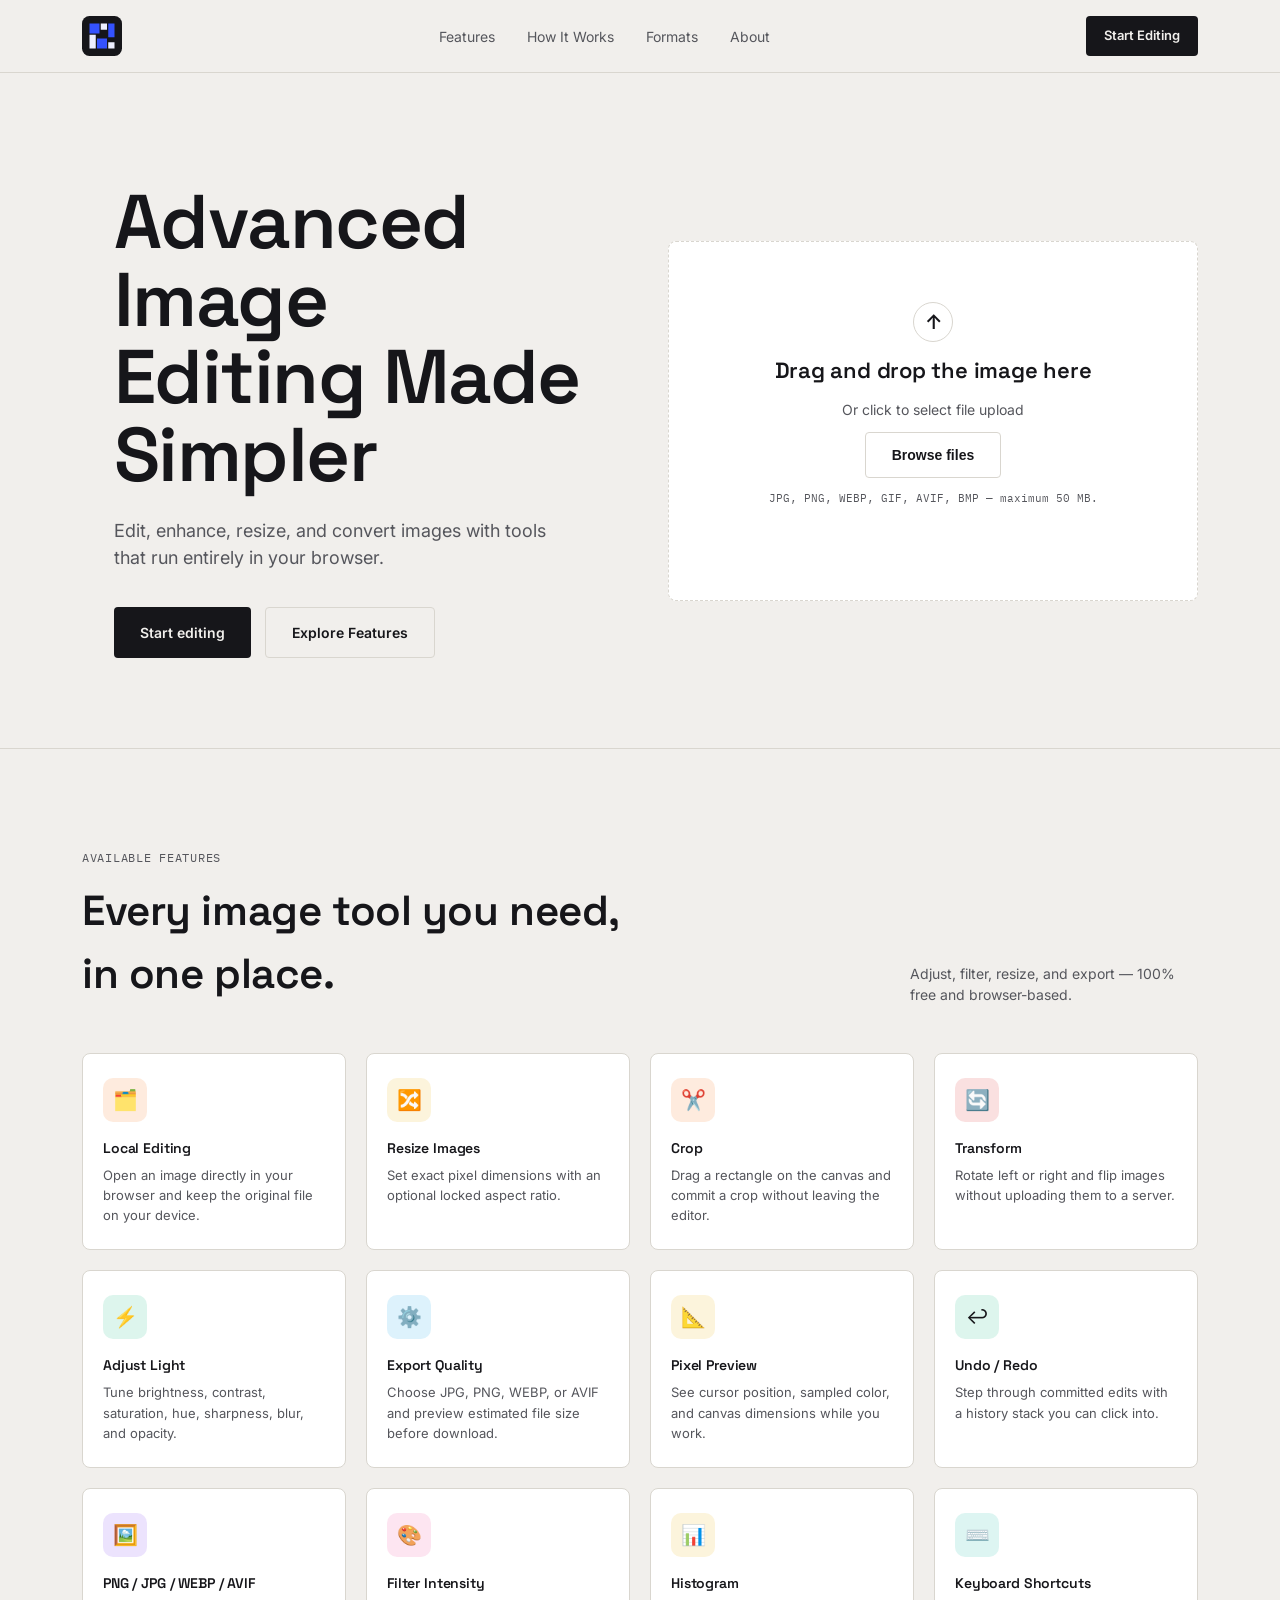
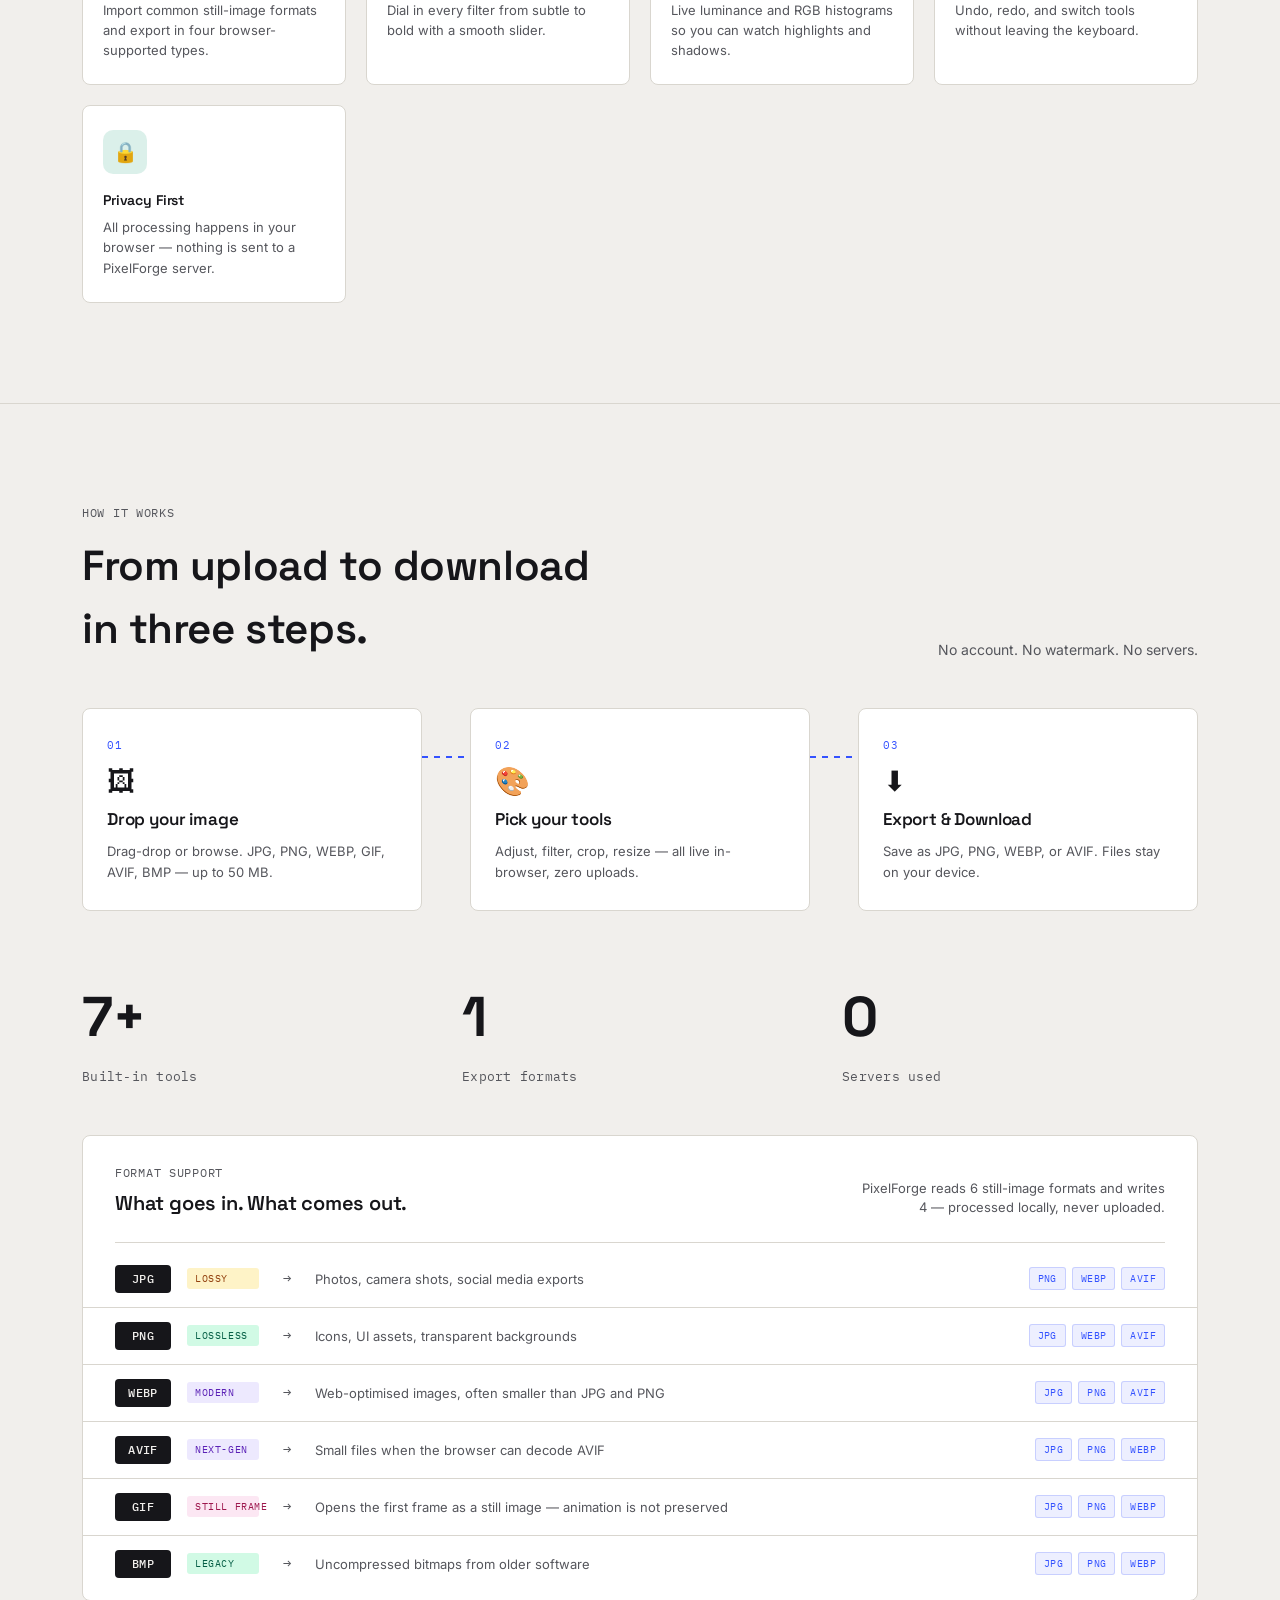
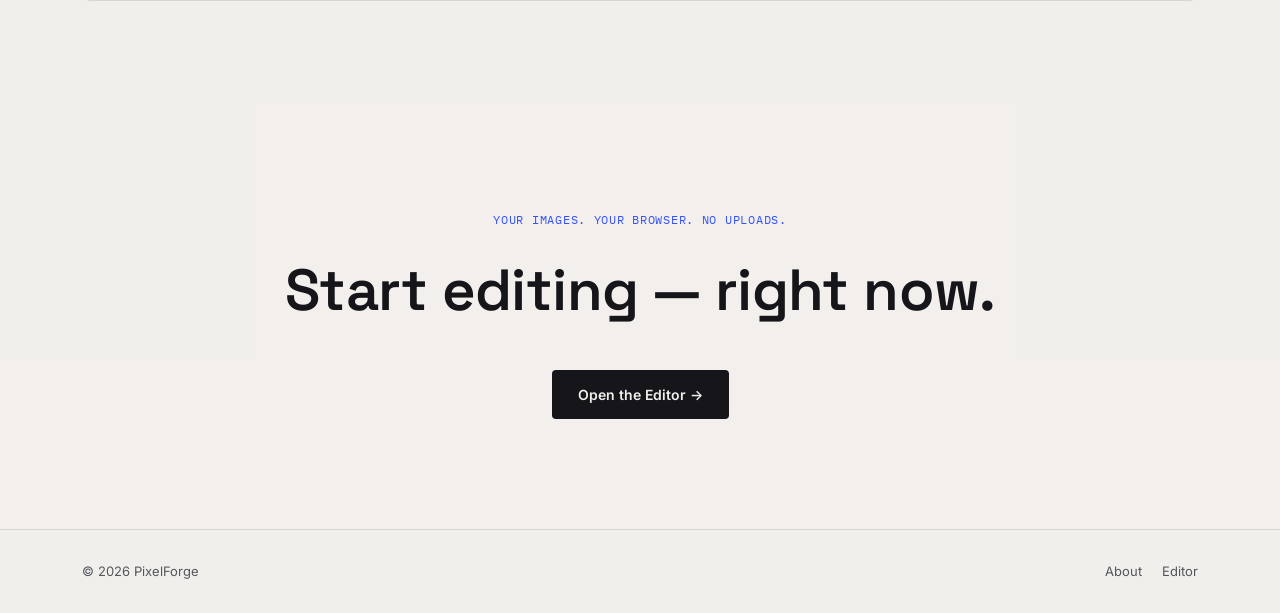
<file: index.html>
<!DOCTYPE html>
<html lang="en">
<head>
<meta charset="UTF-8">
<meta name="viewport" content="width=device-width, initial-scale=1.0">
<title>PixelForge — In-browser image editor</title>
<meta name="description" content="Edit images locally in your browser. Adjust, filter, crop, resize, and export as JPG, PNG, WEBP, or AVIF. No uploads.">
<link rel="icon" href="assets/images/logo.svg" type="image/svg+xml">
<link rel="preconnect" href="https://fonts.googleapis.com">
  <link rel="preconnect" href="https://fonts.gstatic.com" crossorigin>
<link href="https://fonts.googleapis.com/css2?family=Space+Grotesk:wght@400;500;600;700&family=Inter:wght@400;500;600&family=IBM+Plex+Mono:wght@400;500&display=swap" rel="stylesheet">
<link rel="stylesheet" href="css/theme.css">
<link rel="stylesheet" href="css/landing.css">
</head>
<body>

  <header>
    <nav class="wrap">
      <a class="logo" href="index.html">
        <img src="assets/images/logo.svg" alt="PixelForge" class="brand-logo">
      </a>
      <button class="menu-toggle" id="menuToggle" type="button" aria-expanded="false" aria-label="Open menu">Menu</button>
      <div class="nav-links" id="mainNav">
        <a href="#work">Features</a>
        <a href="#workflow">How It Works</a>
        <a href="#formats">Formats</a>
        <a href="pages/about.html">About</a>
      </div>
      <div class="nav-actions">
        <a class="nav-cta" href="pages/editor.html">Start Editing</a>
      </div>
    </nav>
  </header>

  <section class="hero">
    <div class="hero-inner">
      <div class="wrap hero-copy">
        <h1>Advanced <span>Image Editing Made Simpler</span></h1>
        <p class="hero-sub">Edit, enhance, resize, and convert images with tools that run entirely in your browser.</p>
        <div class="hero-actions">
          <a class="btn btn-primary" href="pages/editor.html">Start editing</a>
          <a class="btn btn-ghost" href="#work">Explore Features</a>
        </div>
      </div>
      <div class="hero-panel">
        <div class="upload-box" id="uploadBox" role="button" tabindex="0" aria-label="Upload image by dropping file or clicking">
          <div class="upload-icon">↑</div>
          <h3>Drag and drop the image here</h3>
          <p>Or click to select file upload</p>
          <button class="btn btn-soft" id="browseBtn">Browse files</button>
          <small>JPG, PNG, WEBP, GIF, AVIF, BMP — maximum 50 MB.</small>
          <input type="file" id="fileInput" class="sr-file" accept=".jpg,.jpeg,.png,.webp,.gif,.avif,.bmp,image/jpeg,image/png,image/webp,image/gif,image/avif,image/bmp" />
          <div class="file-result" id="fileResult" aria-live="polite"></div>
        </div>
      </div>
    </div>
  </section>

  <section class="section" id="work">
    <div class="wrap">
      <div class="section-head reveal">
        <div>
          <div class="section-label">Available features</div>
          <h2>Every image tool you need, in one place.</h2>
        </div>
        <p class="section-note">Adjust, filter, resize, and export — 100% free and browser-based.</p>
      </div>

      <div class="feat-grid" id="featGrid">
        <div class="feat-card reveal">
          <div class="feat-icon" style="--ic:#F97316;">🗂️</div>
          <div class="feat-body">
            <div class="feat-name">Local Editing</div>
            <div class="feat-desc">Open an image directly in your browser and keep the original file on your device.</div>
          </div>
        </div>

        <div class="feat-card reveal">
          <div class="feat-icon" style="--ic:#EAB308;">🔀</div>
          <div class="feat-body">
            <div class="feat-name">Resize Images</div>
            <div class="feat-desc">Set exact pixel dimensions with an optional locked aspect ratio.</div>
          </div>
        </div>

        <div class="feat-card reveal">
          <div class="feat-icon" style="--ic:#F97316;">✂️</div>
          <div class="feat-body">
            <div class="feat-name">Crop</div>
            <div class="feat-desc">Drag a rectangle on the canvas and commit a crop without leaving the editor.</div>
          </div>
        </div>

        <div class="feat-card reveal">
          <div class="feat-icon" style="--ic:#DC2626;">🔄</div>
          <div class="feat-body">
            <div class="feat-name">Transform</div>
            <div class="feat-desc">Rotate left or right and flip images without uploading them to a server.</div>
          </div>
        </div>

        <div class="feat-card reveal">
          <div class="feat-icon" style="--ic:#10B981;">⚡</div>
          <div class="feat-body">
            <div class="feat-name">Adjust Light</div>
            <div class="feat-desc">Tune brightness, contrast, saturation, hue, sharpness, blur, and opacity.</div>
          </div>
        </div>

        <div class="feat-card reveal">
          <div class="feat-icon" style="--ic:#0EA5E9;">⚙️</div>
          <div class="feat-body">
            <div class="feat-name">Export Quality</div>
            <div class="feat-desc">Choose JPG, PNG, WEBP, or AVIF and preview estimated file size before download.</div>
          </div>
        </div>

        <div class="feat-card reveal">
          <div class="feat-icon" style="--ic:#EAB308;">📐</div>
          <div class="feat-body">
            <div class="feat-name">Pixel Preview</div>
            <div class="feat-desc">See cursor position, sampled color, and canvas dimensions while you work.</div>
          </div>
        </div>

        <div class="feat-card reveal">
          <div class="feat-icon" style="--ic:#10B981;">↩️</div>
          <div class="feat-body">
            <div class="feat-name">Undo / Redo</div>
            <div class="feat-desc">Step through committed edits with a history stack you can click into.</div>
          </div>
        </div>

        <div class="feat-card reveal">
          <div class="feat-icon" style="--ic:#7C3AED;">🖼️</div>
          <div class="feat-body">
            <div class="feat-name">PNG / JPG / WEBP / AVIF</div>
            <div class="feat-desc">Import common still-image formats and export in four browser-supported types.</div>
          </div>
        </div>

        <div class="feat-card reveal">
          <div class="feat-icon" style="--ic:#EC4899;">🎨</div>
          <div class="feat-body">
            <div class="feat-name">Filter Intensity</div>
            <div class="feat-desc">Dial in every filter from subtle to bold with a smooth slider.</div>
          </div>
        </div>

        <div class="feat-card reveal">
          <div class="feat-icon" style="--ic:#EAB308;">📊</div>
          <div class="feat-body">
            <div class="feat-name">Histogram</div>
            <div class="feat-desc">Live luminance and RGB histograms so you can watch highlights and shadows.</div>
          </div>
        </div>

        <div class="feat-card reveal">
          <div class="feat-icon" style="--ic:#14B8A6;">⌨️</div>
          <div class="feat-body">
            <div class="feat-name">Keyboard Shortcuts</div>
            <div class="feat-desc">Undo, redo, and switch tools without leaving the keyboard.</div>
          </div>
        </div>

        <div class="feat-card reveal">
          <div class="feat-icon" style="--ic:#059669;">🔒</div>
          <div class="feat-body">
            <div class="feat-name">Privacy First</div>
            <div class="feat-desc">All processing happens in your browser — nothing is sent to a PixelForge server.</div>
          </div>
        </div>
      </div>
    </div>
  </section>

  <section class="section" id="workflow">
    <div class="wrap">
      <div class="section-head reveal">
        <div>
          <div class="section-label">How it works</div>
          <h2>From upload to download in three steps.</h2>
        </div>
        <p class="section-note">No account. No watermark. No servers.</p>
      </div>

      <div class="steps-row reveal">
        <div class="step-card">
          <div class="step-num">01</div>
          <div class="step-icon">🖼</div>
          <div class="step-name">Drop your image</div>
          <div class="step-desc">Drag-drop or browse. JPG, PNG, WEBP, GIF, AVIF, BMP — up to 50 MB.</div>
        </div>
        <div class="step-connector" aria-hidden="true"></div>
        <div class="step-card">
          <div class="step-num">02</div>
          <div class="step-icon">🎨</div>
          <div class="step-name">Pick your tools</div>
          <div class="step-desc">Adjust, filter, crop, resize — all live in-browser, zero uploads.</div>
        </div>
        <div class="step-connector" aria-hidden="true"></div>
        <div class="step-card">
          <div class="step-num">03</div>
          <div class="step-icon">⬇</div>
          <div class="step-name">Export &amp; Download</div>
          <div class="step-desc">Save as JPG, PNG, WEBP, or AVIF. Files stay on your device.</div>
        </div>
      </div>

      <div class="stats reveal">
        <div>
          <strong data-target="16" data-duration="1500">16+</strong>
          <span>Built-in tools</span>
        </div>
        <div>
          <strong data-target="4" data-duration="1700">4</strong>
          <span>Export formats</span>
        </div>
        <div>
          <strong data-target="0" data-duration="1000">0</strong>
          <span>Servers used</span>
        </div>
      </div>

      <div class="formats-wrap reveal" id="formats">
        <div class="formats-header">
          <div>
            <div class="section-label" style="margin-bottom:6px;">Format support</div>
            <div class="formats-title">What goes in. What comes out.</div>
          </div>
          <p class="formats-note">PixelForge reads 6 still-image formats and writes 4 — processed locally, never uploaded.</p>
        </div>

        <div class="formats-divider"></div>

        <div class="formats-table">
          <div class="fmt-row">
            <span class="fmt-badge fmt-in">JPG</span>
            <span class="fmt-type lossy">Lossy</span>
            <span class="fmt-arrow">→</span>
            <span class="fmt-desc">Photos, camera shots, social media exports</span>
            <div class="fmt-out-pills">
              <span class="fmt-out">PNG</span>
              <span class="fmt-out">WEBP</span>
              <span class="fmt-out">AVIF</span>
            </div>
          </div>

          <div class="fmt-row">
            <span class="fmt-badge fmt-in">PNG</span>
            <span class="fmt-type lossless">Lossless</span>
            <span class="fmt-arrow">→</span>
            <span class="fmt-desc">Icons, UI assets, transparent backgrounds</span>
            <div class="fmt-out-pills">
              <span class="fmt-out">JPG</span>
              <span class="fmt-out">WEBP</span>
              <span class="fmt-out">AVIF</span>
            </div>
          </div>

          <div class="fmt-row">
            <span class="fmt-badge fmt-in">WEBP</span>
            <span class="fmt-type modern">Modern</span>
            <span class="fmt-arrow">→</span>
            <span class="fmt-desc">Web-optimised images, often smaller than JPG and PNG</span>
            <div class="fmt-out-pills">
              <span class="fmt-out">JPG</span>
              <span class="fmt-out">PNG</span>
              <span class="fmt-out">AVIF</span>
            </div>
          </div>

          <div class="fmt-row">
            <span class="fmt-badge fmt-in">AVIF</span>
            <span class="fmt-type modern">Next-gen</span>
            <span class="fmt-arrow">→</span>
            <span class="fmt-desc">Small files when the browser can decode AVIF</span>
            <div class="fmt-out-pills">
              <span class="fmt-out">JPG</span>
              <span class="fmt-out">PNG</span>
              <span class="fmt-out">WEBP</span>
            </div>
          </div>

          <div class="fmt-row">
            <span class="fmt-badge fmt-in">GIF</span>
            <span class="fmt-type animated">Still frame</span>
            <span class="fmt-arrow">→</span>
            <span class="fmt-desc">Opens the first frame as a still image — animation is not preserved</span>
            <div class="fmt-out-pills">
              <span class="fmt-out">JPG</span>
              <span class="fmt-out">PNG</span>
              <span class="fmt-out">WEBP</span>
            </div>
          </div>

          <div class="fmt-row">
            <span class="fmt-badge fmt-in">BMP</span>
            <span class="fmt-type lossless">Legacy</span>
            <span class="fmt-arrow">→</span>
            <span class="fmt-desc">Uncompressed bitmaps from older software</span>
            <div class="fmt-out-pills">
              <span class="fmt-out">JPG</span>
              <span class="fmt-out">PNG</span>
              <span class="fmt-out">WEBP</span>
            </div>
          </div>
        </div>
      </div>
    </div>
  </section>

  <section class="cta" id="cta">
    <div class="wrap">
      <div class="cta-avail">Your images. Your browser. No uploads.</div>
      <h2>Start editing — right now.</h2>
      <div class="cta-actions">
        <a class="btn btn-primary" href="pages/editor.html">Open the Editor →</a>
      </div>
    </div>
  </section>

  <footer>
    <div class="wrap">
      <div>© 2026 PixelForge</div>
      <div class="socials">
        <a href="pages/about.html">About</a>
        <a href="pages/editor.html">Editor</a>
      </div>
    </div>
  </footer>

  <script type="module" src="js/script.js"></script>
  <script>
    const revealEls = document.querySelectorAll('.reveal');
    const io = new IntersectionObserver((entries) => {
      entries.forEach(e => { if (e.isIntersecting) { e.target.classList.add('in'); io.unobserve(e.target); } });
    }, { threshold: 0.15 });
    revealEls.forEach(el => io.observe(el));
  </script>

</body>
</html>
</file>
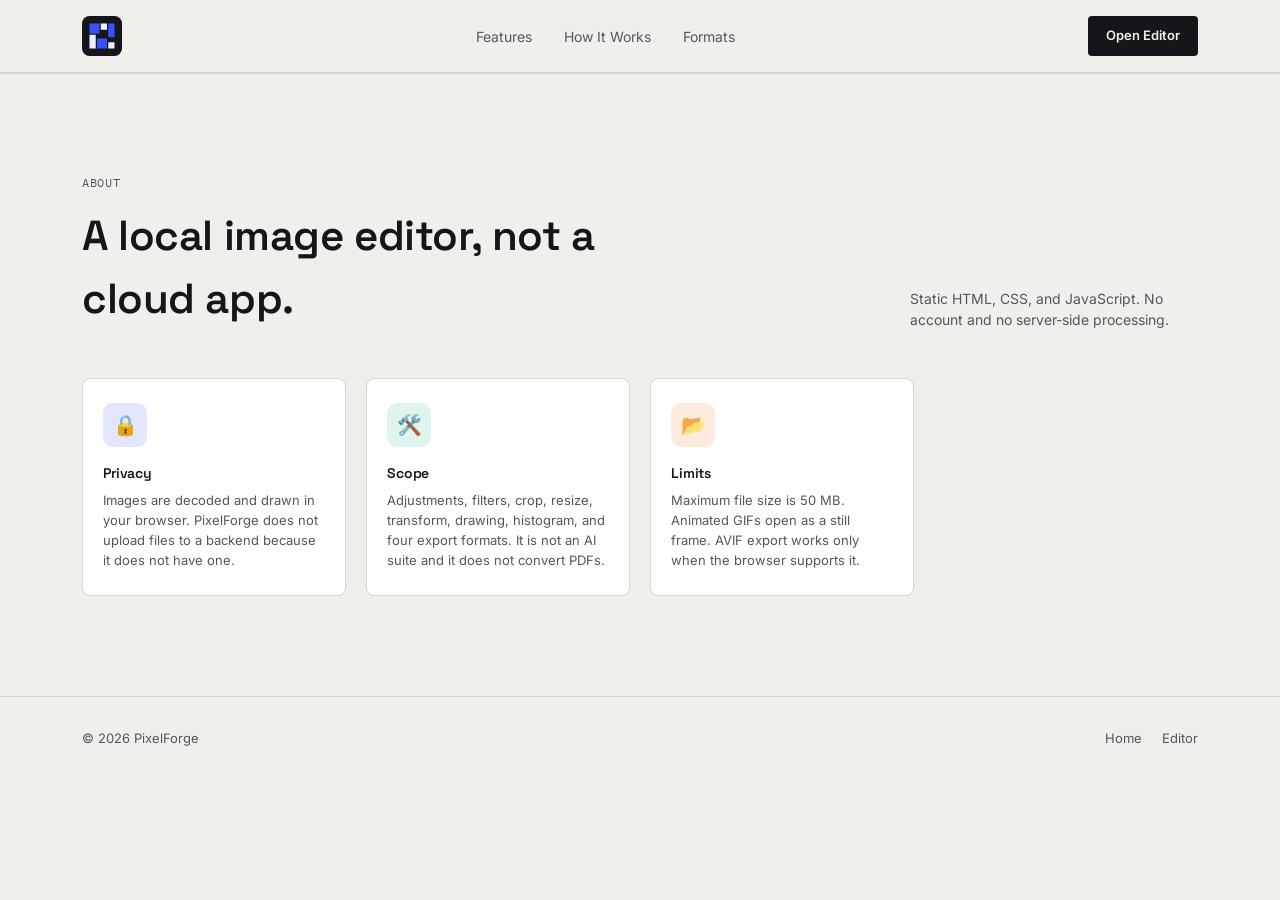
<file: pages/about.html>
<!DOCTYPE html>
<html lang="en">
<head>
  <meta charset="UTF-8" />
  <meta name="viewport" content="width=device-width, initial-scale=1.0" />
  <title>About — PixelForge</title>
  <meta name="description" content="PixelForge is a static, in-browser image editor. Files stay on your device." />
  <link rel="icon" href="../assets/images/logo.svg" type="image/svg+xml" />
  <link rel="preconnect" href="https://fonts.googleapis.com" />
  <link rel="preconnect" href="https://fonts.gstatic.com" crossorigin />
  <link href="https://fonts.googleapis.com/css2?family=Space+Grotesk:wght@400;500;600;700&family=Inter:wght@400;500;600&family=IBM+Plex+Mono:wght@400;500&display=swap" rel="stylesheet" />
  <link rel="stylesheet" href="../css/theme.css" />
  <link rel="stylesheet" href="../css/landing.css" />
</head>
<body>
  <header>
    <nav class="wrap">
      <a class="logo" href="../index.html">
        <img src="../assets/images/logo.svg" alt="PixelForge" class="brand-logo" />
      </a>
      <button class="menu-toggle" id="menuToggle" type="button" aria-expanded="false" aria-label="Open menu">Menu</button>
      <div class="nav-links" id="mainNav">
        <a href="../index.html#work">Features</a>
        <a href="../index.html#workflow">How It Works</a>
        <a href="../index.html#formats">Formats</a>
      </div>
      <div class="nav-actions">
        <a class="nav-cta" href="editor.html">Open Editor</a>
      </div>
    </nav>
  </header>

  <section class="section">
    <div class="wrap">
      <div class="section-head">
        <div>
          <div class="section-label">About</div>
          <h2>A local image editor, not a cloud app.</h2>
        </div>
        <p class="section-note">Static HTML, CSS, and JavaScript. No account and no server-side processing.</p>
      </div>
      <div class="feat-grid">
        <div class="feat-card">
          <div class="feat-icon" style="--ic:#3452FF;">🔒</div>
          <div class="feat-body">
            <div class="feat-name">Privacy</div>
            <div class="feat-desc">Images are decoded and drawn in your browser. PixelForge does not upload files to a backend because it does not have one.</div>
          </div>
        </div>
        <div class="feat-card">
          <div class="feat-icon" style="--ic:#10B981;">🛠️</div>
          <div class="feat-body">
            <div class="feat-name">Scope</div>
            <div class="feat-desc">Adjustments, filters, crop, resize, transform, drawing, histogram, and four export formats. It is not an AI suite and it does not convert PDFs.</div>
          </div>
        </div>
        <div class="feat-card">
          <div class="feat-icon" style="--ic:#F97316;">📂</div>
          <div class="feat-body">
            <div class="feat-name">Limits</div>
            <div class="feat-desc">Maximum file size is 50 MB. Animated GIFs open as a still frame. AVIF export works only when the browser supports it.</div>
          </div>
        </div>
      </div>
    </div>
  </section>

  <footer>
    <div class="wrap">
      <div>© 2026 PixelForge</div>
      <div class="socials">
        <a href="../index.html">Home</a>
        <a href="editor.html">Editor</a>
      </div>
    </div>
  </footer>
  <script type="module" src="../js/script.js"></script>
</body>
</html>
</file>
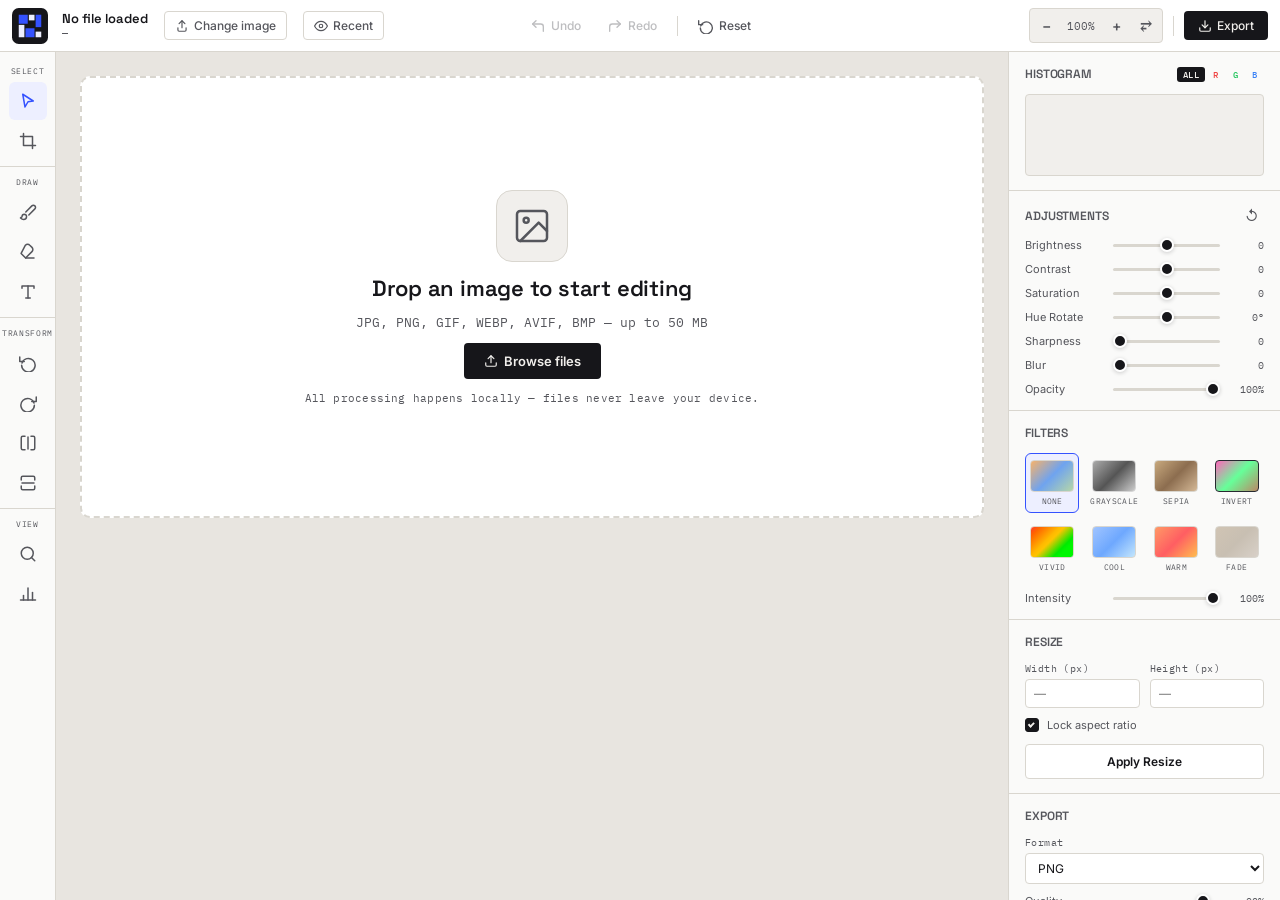
<file: pages/editor.html>
<!DOCTYPE html>
<html lang="en">
<head>
  <meta charset="UTF-8" />
  <meta name="viewport" content="width=device-width, initial-scale=1.0" />
  <title>PixelForge — Editor</title>
  <meta name="description" content="PixelForge image editor — crop, filter, resize, and export images directly in your browser." />
  <link rel="icon" href="../assets/images/logo.svg" type="image/svg+xml" />
  <link rel="preconnect" href="https://fonts.googleapis.com" />
  <link rel="preconnect" href="https://fonts.gstatic.com" crossorigin />
  <link href="https://fonts.googleapis.com/css2?family=Space+Grotesk:wght@400;500;600;700&family=Inter:wght@400;500;600&family=IBM+Plex+Mono:wght@400;500&display=swap" rel="stylesheet" />
  <link rel="stylesheet" href="../css/theme.css" />
  <link rel="stylesheet" href="../css/editor.css" />
</head>
<body class="editor-body">

  <!-- ═══════════════════════════════════════
       TOP BAR
  ════════════════════════════════════════ -->
  <header class="ed-topbar">

    <!-- Left: logo + file info -->
    <div class="ed-topbar__left">
      <a href="../index.html" class="ed-logo" aria-label="Back to PixelForge home">
        <img src="../assets/images/logo.svg" alt="PixelForge" class="ed-logo__img" />
      </a>
      <div class="ed-file-info">
        <span class="ed-file-name" id="edFileName">No file loaded</span>
        <span class="ed-file-meta" id="edFileMeta">—</span>
      </div>
      <button class="ed-tb-btn ed-change-file" id="btnChangeImage" type="button" title="Choose a different image">
        <svg width="14" height="14" viewBox="0 0 24 24" fill="none" stroke="currentColor" stroke-width="2" stroke-linecap="round" stroke-linejoin="round"><path d="M12 3v12"/><polyline points="7 8 12 3 17 8"/><path d="M5 15v4a2 2 0 0 0 2 2h10a2 2 0 0 0 2-2v-4"/></svg>
        Change image
      </button>
      <button class="ed-tb-btn ed-change-file" id="btnRecentImages" type="button" title="Recent images">
        <svg width="14" height="14" viewBox="0 0 24 24" fill="none" stroke="currentColor" stroke-width="2" stroke-linecap="round" stroke-linejoin="round"><path d="M1 12s4-8 11-8 11 8 11 8-4 8-11 8-11-8-11-8z"/><circle cx="12" cy="12" r="3"/></svg>
        Recent
      </button>
      <div class="ed-recent-dropdown" id="recentDropdown" hidden>
        <div class="ed-recent-head">
          <span class="ed-recent-title">Recent images</span>
          <button class="ed-recent-clear" id="btnClearRecent" title="Clear recent">Clear</button>
        </div>
        <ul class="ed-recent-list" id="recentList"></ul>
        <div class="ed-recent-empty" id="recentEmpty" hidden>No recent images</div>
      </div>
      <input type="file" id="fileUploadMain" class="sr-file" accept=".jpg,.jpeg,.png,.gif,.webp,.avif,.bmp,image/jpeg,image/png,image/gif,image/webp,image/avif,image/bmp" />
    </div>

    <!-- Center: action buttons -->
    <div class="ed-topbar__center">
      <button class="ed-tb-btn" id="btnUndo" title="Undo (Ctrl+Z)" disabled>
        <svg width="16" height="16" viewBox="0 0 24 24" fill="none" stroke="currentColor" stroke-width="2" stroke-linecap="round" stroke-linejoin="round"><polyline points="9 14 4 9 9 4"/><path d="M20 20v-7a4 4 0 0 0-4-4H4"/></svg>
        Undo
      </button>
      <button class="ed-tb-btn" id="btnRedo" title="Redo (Ctrl+Y)" disabled>
        <svg width="16" height="16" viewBox="0 0 24 24" fill="none" stroke="currentColor" stroke-width="2" stroke-linecap="round" stroke-linejoin="round"><polyline points="15 14 20 9 15 4"/><path d="M4 20v-7a4 4 0 0 1 4-4h12"/></svg>
        Redo
      </button>
      <div class="ed-tb-sep"></div>
      <button class="ed-tb-btn" id="btnReset" title="Reset to original">
        <svg width="16" height="16" viewBox="0 0 24 24" fill="none" stroke="currentColor" stroke-width="2" stroke-linecap="round" stroke-linejoin="round"><polyline points="1 4 1 10 7 10"/><path d="M3.51 15a9 9 0 1 0 .49-3.01"/></svg>
        Reset
      </button>
    </div>

    <!-- Right: zoom + export -->
    <div class="ed-topbar__right">
      <div class="ed-zoom-ctrl">
        <button class="ed-tb-btn ed-tb-btn--icon" id="btnZoomOut" title="Zoom out">&#8722;</button>
        <span class="ed-zoom-val" id="zoomVal">100%</span>
        <button class="ed-tb-btn ed-tb-btn--icon" id="btnZoomIn" title="Zoom in">+</button>
        <button class="ed-tb-btn ed-tb-btn--icon" id="btnZoomFit" title="Fit to window">&#10562;</button>
      </div>
      <div class="ed-tb-sep"></div>
      <button class="ed-tb-btn" id="btnTogglePanel" title="Show adjustments">Adjust</button>
      <button class="ed-tb-btn ed-tb-btn--accent" id="btnExport">
        <svg width="14" height="14" viewBox="0 0 24 24" fill="none" stroke="currentColor" stroke-width="2" stroke-linecap="round" stroke-linejoin="round"><path d="M21 15v4a2 2 0 0 1-2 2H5a2 2 0 0 1-2-2v-4"/><polyline points="7 10 12 15 17 10"/><line x1="12" y1="15" x2="12" y2="3"/></svg>
        Export
      </button>
    </div>

  </header>

  <!-- ═══════════════════════════════════════
       MAIN EDITOR SHELL
  ════════════════════════════════════════ -->
  <div class="ed-shell">

    <!-- ───── LEFT PANEL — Tool palette ───── -->
    <aside class="ed-panel ed-panel--left" id="leftPanel" aria-label="Tool palette">

      <div class="ed-tool-group">
        <span class="ed-group-label">Select</span>
        <button class="ed-tool active" id="toolSelect" data-tool="select" title="Select / Move (V)">
          <svg width="18" height="18" viewBox="0 0 24 24" fill="none" stroke="currentColor" stroke-width="2" stroke-linecap="round" stroke-linejoin="round"><path d="M5 3l14 9-7 1-4 7z"/></svg>
        </button>
        <button class="ed-tool" id="toolCrop" data-tool="crop" title="Crop (C)">
          <svg width="18" height="18" viewBox="0 0 24 24" fill="none" stroke="currentColor" stroke-width="2" stroke-linecap="round" stroke-linejoin="round"><polyline points="6 2 6 18 22 18"/><polyline points="2 6 18 6 18 22"/></svg>
        </button>
      </div>

      <div class="ed-tool-group">
        <span class="ed-group-label">Draw</span>
        <button class="ed-tool" id="toolBrush" data-tool="brush" title="Paint brush (B)">
          <svg width="18" height="18" viewBox="0 0 24 24" fill="none" stroke="currentColor" stroke-width="2" stroke-linecap="round" stroke-linejoin="round"><path d="M9.06 11.9l8.07-8.06a2.85 2.85 0 1 1 4.03 4.03l-8.06 8.08"/><path d="M7.07 14.94c-1.66 0-3 1.35-3 3.02 0 1.33-2.5 1.52-2 2.02 1 1 2.26 2.02 4 2.02 2.2 0 4-1.8 4-4.04a3.01 3.01 0 0 0-3-3.02z"/></svg>
        </button>
        <button class="ed-tool" id="toolEraser" data-tool="eraser" title="Eraser (E)">
          <svg width="18" height="18" viewBox="0 0 24 24" fill="none" stroke="currentColor" stroke-width="2" stroke-linecap="round" stroke-linejoin="round"><polyline points="20 20 9 20"/><path d="M8.56 2.9A4 4 0 0 1 14.4 2.9l2.9 2.9a4 4 0 0 1 0 5.66l-8.48 8.48-6-6 5.73-11.03z"/></svg>
        </button>
        <button class="ed-tool" id="toolText" data-tool="text" title="Add text (T)">
          <svg width="18" height="18" viewBox="0 0 24 24" fill="none" stroke="currentColor" stroke-width="2" stroke-linecap="round" stroke-linejoin="round"><polyline points="4 7 4 4 20 4 20 7"/><line x1="9" y1="20" x2="15" y2="20"/><line x1="12" y1="4" x2="12" y2="20"/></svg>
        </button>
      </div>

      <div class="ed-tool-group">
        <span class="ed-group-label">Transform</span>
        <button class="ed-tool" id="toolRotateL" title="Rotate 90 left">
          <svg width="18" height="18" viewBox="0 0 24 24" fill="none" stroke="currentColor" stroke-width="2" stroke-linecap="round" stroke-linejoin="round"><polyline points="1 4 1 10 7 10"/><path d="M3.51 15a9 9 0 1 0 .49-3.01"/></svg>
        </button>
        <button class="ed-tool" id="toolRotateR" title="Rotate 90 right">
          <svg width="18" height="18" viewBox="0 0 24 24" fill="none" stroke="currentColor" stroke-width="2" stroke-linecap="round" stroke-linejoin="round"><polyline points="23 4 23 10 17 10"/><path d="M20.49 15a9 9 0 1 1-.49-3.01"/></svg>
        </button>
        <button class="ed-tool" id="toolFlipH" title="Flip horizontal">
          <svg width="18" height="18" viewBox="0 0 24 24" fill="none" stroke="currentColor" stroke-width="2" stroke-linecap="round" stroke-linejoin="round"><path d="M8 3H5a2 2 0 0 0-2 2v14c0 1.1.9 2 2 2h3"/><path d="M16 3h3a2 2 0 0 1 2 2v14a2 2 0 0 1-2 2h-3"/><line x1="12" y1="20" x2="12" y2="4"/></svg>
        </button>
        <button class="ed-tool" id="toolFlipV" title="Flip vertical">
          <svg width="18" height="18" viewBox="0 0 24 24" fill="none" stroke="currentColor" stroke-width="2" stroke-linecap="round" stroke-linejoin="round"><path d="M21 8V5a2 2 0 0 0-2-2H5a2 2 0 0 0-2 2v3"/><path d="M21 16v3a2 2 0 0 1-2 2H5a2 2 0 0 1-2-2v-3"/><line x1="4" y1="12" x2="20" y2="12"/></svg>
        </button>
      </div>

      <div class="ed-tool-group">
        <span class="ed-group-label">View</span>
        <button class="ed-tool" id="toolPixel" data-tool="pixel" title="Pixel inspector (P)">
          <svg width="18" height="18" viewBox="0 0 24 24" fill="none" stroke="currentColor" stroke-width="2" stroke-linecap="round" stroke-linejoin="round"><circle cx="11" cy="11" r="8"/><line x1="21" y1="21" x2="16.65" y2="16.65"/></svg>
        </button>
        <button class="ed-tool" id="toolHistogram" title="Histogram (H)">
          <svg width="18" height="18" viewBox="0 0 24 24" fill="none" stroke="currentColor" stroke-width="2" stroke-linecap="round" stroke-linejoin="round"><line x1="18" y1="20" x2="18" y2="10"/><line x1="12" y1="20" x2="12" y2="4"/><line x1="6" y1="20" x2="6" y2="14"/><line x1="2" y1="20" x2="22" y2="20"/></svg>
        </button>
      </div>

    </aside>

    <!-- ───── CENTER — Canvas area ───── -->
    <main class="ed-canvas-area" id="canvasArea">

      <!-- Empty state / upload prompt -->
      <div class="ed-empty" id="edEmpty">
        <div class="ed-empty__icon">
          <svg width="40" height="40" viewBox="0 0 24 24" fill="none" stroke="currentColor" stroke-width="1.5" stroke-linecap="round" stroke-linejoin="round"><rect x="3" y="3" width="18" height="18" rx="2"/><circle cx="8.5" cy="8.5" r="1.5"/><polyline points="21 15 16 10 5 21"/></svg>
        </div>
        <h2 class="ed-empty__title">Drop an image to start editing</h2>
        <p class="ed-empty__sub">JPG, PNG, GIF, WEBP, AVIF, BMP — up to 50 MB</p>
        <label class="ed-empty__btn" for="fileUploadMain">
          <svg width="14" height="14" viewBox="0 0 24 24" fill="none" stroke="currentColor" stroke-width="2" stroke-linecap="round" stroke-linejoin="round"><path d="M21 15v4a2 2 0 0 1-2 2H5a2 2 0 0 1-2-2v-4"/><polyline points="17 8 12 3 7 8"/><line x1="12" y1="3" x2="12" y2="15"/></svg>
          Browse files
        </label>
        <p class="ed-empty__note">All processing happens locally — files never leave your device.</p>
      </div>

      <!-- Canvas (hidden until image loaded) -->
      <div class="ed-canvas-stage">
        <div class="ed-canvas-wrap" id="canvasWrap">
          <canvas id="editorCanvas" class="ed-canvas" hidden aria-label="Image editor canvas"></canvas>
          <div class="ed-crop-rect" id="cropRect" hidden></div>
        </div>
      </div>

      <!-- Canvas status bar -->
      <div class="ed-statusbar" id="edStatusbar">
        <span class="ed-status-item" id="statusDimensions">—</span>
        <span class="ed-status-sep">·</span>
        <span class="ed-status-item" id="statusFileSize">—</span>
        <span class="ed-status-sep">·</span>
        <span class="ed-status-item" id="statusCursor">x: — y: —</span>
        <span class="ed-status-sep">·</span>
        <span class="ed-status-item">
          <span class="ed-color-swatch" id="statusColorSwatch"></span>
          <span id="statusColorHex">—</span>
        </span>
      </div>

    </main>

    <!-- ───── RIGHT PANEL — Adjustments ───── -->
    <aside class="ed-panel ed-panel--right" id="rightPanel" aria-label="Adjustments">

      <!-- Histogram -->
      <section class="ed-section" id="secHistogram">
        <div class="ed-section__head">
          <span class="ed-section__title">Histogram</span>
          <div class="ed-channel-tabs">
            <button class="ed-ch active" data-ch="all">ALL</button>
            <button class="ed-ch" data-ch="r" style="color:#EF4444;">R</button>
            <button class="ed-ch" data-ch="g" style="color:#22C55E;">G</button>
            <button class="ed-ch" data-ch="b" style="color:#3B82F6;">B</button>
          </div>
        </div>
        <div class="ed-histogram-wrap">
          <canvas id="histogramCanvas" class="ed-histogram" width="220" height="80" aria-label="Histogram"></canvas>
        </div>
      </section>

      <!-- Adjustments -->
      <section class="ed-section" id="secAdjust">
        <div class="ed-section__head">
          <span class="ed-section__title">Adjustments</span>
          <button class="ed-section__reset" id="resetAdjust" title="Reset adjustments">&#8634;</button>
        </div>
        <div class="ed-sliders">
          <div class="ed-slider-row">
            <label class="ed-slider-label" for="slBrightness">Brightness</label>
            <input class="ed-slider" type="range" id="slBrightness" min="-100" max="100" value="0" />
            <span class="ed-slider-val" id="slBrightnessVal">0</span>
          </div>
          <div class="ed-slider-row">
            <label class="ed-slider-label" for="slContrast">Contrast</label>
            <input class="ed-slider" type="range" id="slContrast" min="-100" max="100" value="0" />
            <span class="ed-slider-val" id="slContrastVal">0</span>
          </div>
          <div class="ed-slider-row">
            <label class="ed-slider-label" for="slSaturation">Saturation</label>
            <input class="ed-slider" type="range" id="slSaturation" min="-100" max="100" value="0" />
            <span class="ed-slider-val" id="slSaturationVal">0</span>
          </div>
          <div class="ed-slider-row">
            <label class="ed-slider-label" for="slHue">Hue Rotate</label>
            <input class="ed-slider" type="range" id="slHue" min="-180" max="180" value="0" />
            <span class="ed-slider-val" id="slHueVal">0&#176;</span>
          </div>
          <div class="ed-slider-row">
            <label class="ed-slider-label" for="slSharpness">Sharpness</label>
            <input class="ed-slider" type="range" id="slSharpness" min="0" max="100" value="0" />
            <span class="ed-slider-val" id="slSharpnessVal">0</span>
          </div>
          <div class="ed-slider-row">
            <label class="ed-slider-label" for="slBlur">Blur</label>
            <input class="ed-slider" type="range" id="slBlur" min="0" max="20" value="0" step="0.1" />
            <span class="ed-slider-val" id="slBlurVal">0</span>
          </div>
          <div class="ed-slider-row">
            <label class="ed-slider-label" for="slOpacity">Opacity</label>
            <input class="ed-slider" type="range" id="slOpacity" min="0" max="100" value="100" />
            <span class="ed-slider-val" id="slOpacityVal">100%</span>
          </div>
        </div>
      </section>

      <!-- Filters -->
      <section class="ed-section" id="secFilters">
        <div class="ed-section__head">
          <span class="ed-section__title">Filters</span>
        </div>
        <div class="ed-filter-grid">
          <button class="ed-filter active" data-filter="none">
            <span class="ed-filter__preview ed-filter__preview--none"></span>
            <span class="ed-filter__name">None</span>
          </button>
          <button class="ed-filter" data-filter="grayscale">
            <span class="ed-filter__preview ed-filter__preview--gray"></span>
            <span class="ed-filter__name">Grayscale</span>
          </button>
          <button class="ed-filter" data-filter="sepia">
            <span class="ed-filter__preview ed-filter__preview--sepia"></span>
            <span class="ed-filter__name">Sepia</span>
          </button>
          <button class="ed-filter" data-filter="invert">
            <span class="ed-filter__preview ed-filter__preview--invert"></span>
            <span class="ed-filter__name">Invert</span>
          </button>
          <button class="ed-filter" data-filter="vivid">
            <span class="ed-filter__preview ed-filter__preview--vivid"></span>
            <span class="ed-filter__name">Vivid</span>
          </button>
          <button class="ed-filter" data-filter="cool">
            <span class="ed-filter__preview ed-filter__preview--cool"></span>
            <span class="ed-filter__name">Cool</span>
          </button>
          <button class="ed-filter" data-filter="warm">
            <span class="ed-filter__preview ed-filter__preview--warm"></span>
            <span class="ed-filter__name">Warm</span>
          </button>
          <button class="ed-filter" data-filter="fade">
            <span class="ed-filter__preview ed-filter__preview--fade"></span>
            <span class="ed-filter__name">Fade</span>
          </button>
        </div>
        <div class="ed-slider-row" style="margin-top:12px;">
          <label class="ed-slider-label" for="slFilterIntensity">Intensity</label>
          <input class="ed-slider" type="range" id="slFilterIntensity" min="0" max="100" value="100" />
          <span class="ed-slider-val" id="slFilterIntensityVal">100%</span>
        </div>
      </section>

      <!-- Resize -->
      <section class="ed-section" id="secResize">
        <div class="ed-section__head">
          <span class="ed-section__title">Resize</span>
        </div>
        <div class="ed-resize-grid">
          <div class="ed-field">
            <label class="ed-field__label" for="resizeW">Width (px)</label>
            <input class="ed-field__input" type="number" id="resizeW" placeholder="—" min="1" />
          </div>
          <div class="ed-field">
            <label class="ed-field__label" for="resizeH">Height (px)</label>
            <input class="ed-field__input" type="number" id="resizeH" placeholder="—" min="1" />
          </div>
        </div>
        <label class="ed-checkbox-row">
          <input type="checkbox" id="lockAspect" checked />
          <span class="ed-checkbox-box"></span>
          <span class="ed-checkbox-label">Lock aspect ratio</span>
        </label>
        <button class="ed-apply-btn" id="btnApplyResize">Apply Resize</button>
      </section>

      <!-- Export -->
      <section class="ed-section" id="secExport">
        <div class="ed-section__head">
          <span class="ed-section__title">Export</span>
        </div>
        <div class="ed-field">
          <label class="ed-field__label" for="exportFormat">Format</label>
          <select class="ed-field__select" id="exportFormat">
            <option value="image/jpeg">JPG</option>
            <option value="image/png" selected>PNG</option>
            <option value="image/webp">WEBP</option>
            <option value="image/avif">AVIF</option>
          </select>
        </div>
        <div class="ed-slider-row" style="margin-top:10px;">
          <label class="ed-slider-label" for="exportQuality">Quality</label>
          <input class="ed-slider" type="range" id="exportQuality" min="10" max="100" value="90" />
          <span class="ed-slider-val" id="exportQualityVal">90%</span>
        </div>
        <div class="ed-size-predictor" id="sizePredictor">
          <div class="ed-size-row">
            <span class="ed-size-label">Estimated size</span>
            <span class="ed-size-val" id="sizeEstimate">—</span>
          </div>
          <div class="ed-size-row">
            <span class="ed-size-label">Dimensions</span>
            <span class="ed-size-val" id="sizeExportDim">—</span>
          </div>
        </div>
        <button class="ed-apply-btn ed-apply-btn--accent" id="btnDownload">
          <svg width="14" height="14" viewBox="0 0 24 24" fill="none" stroke="currentColor" stroke-width="2" stroke-linecap="round" stroke-linejoin="round"><path d="M21 15v4a2 2 0 0 1-2 2H5a2 2 0 0 1-2-2v-4"/><polyline points="7 10 12 15 17 10"/><line x1="12" y1="15" x2="12" y2="3"/></svg>
          Download
        </button>
        <!-- CSS filter code exporter -->
        <div class="ed-code-export" id="cssExporter">
          <div class="ed-section__head" style="margin-bottom:8px;">
            <span class="ed-section__title" style="font-size:11px;">CSS Filter Code</span>
            <button class="ed-section__reset" id="copyCssFilter" title="Copy to clipboard">&#8856; Copy</button>
          </div>
          <pre class="ed-code-block" id="cssFilterCode">filter: none;</pre>
        </div>
      </section>

      <!-- Edit History -->
      <section class="ed-section" id="secHistory">
        <div class="ed-section__head">
          <span class="ed-section__title">History</span>
          <span class="ed-history-count" id="historyCount">0 steps</span>
        </div>
        <ol class="ed-history-list" id="historyList">
          <li class="ed-history-item ed-history-item--empty">No edits yet</li>
        </ol>
      </section>

    </aside>
  </div>

  <!-- Export Modal -->
  <div class="ed-modal-backdrop" id="exportModal" hidden>
    <div class="ed-modal" role="dialog" aria-modal="true" aria-labelledby="exportModalTitle">
      <div class="ed-modal__head">
        <h2 class="ed-modal__title" id="exportModalTitle">Export Image</h2>
        <button class="ed-modal__close" id="closeExportModal" aria-label="Close">&#10005;</button>
      </div>
      <div class="ed-modal__body">
        <div class="ed-export-grid">
          <div class="ed-export-col">
            <label class="ed-field__label">Choose format</label>
            <div class="ed-format-btns">
              <button class="ed-fmt-btn active" data-fmt="image/jpeg">JPG</button>
              <button class="ed-fmt-btn" data-fmt="image/png">PNG</button>
              <button class="ed-fmt-btn" data-fmt="image/webp">WEBP</button>
              <button class="ed-fmt-btn" data-fmt="image/avif">AVIF</button>
            </div>
            <div class="ed-slider-row" style="margin-top:16px;">
              <label class="ed-slider-label" for="modalQuality">Quality</label>
              <input class="ed-slider" type="range" id="modalQuality" min="10" max="100" value="90" />
              <span class="ed-slider-val" id="modalQualityVal">90%</span>
            </div>
          </div>
          <div class="ed-export-col">
            <label class="ed-field__label">Estimated file sizes</label>
            <div class="ed-size-cards">
              <div class="ed-size-card">
                <span class="ed-size-card__fmt">JPG 60%</span>
                <span class="ed-size-card__size" id="szJpg60">—</span>
              </div>
              <div class="ed-size-card">
                <span class="ed-size-card__fmt">JPG 90%</span>
                <span class="ed-size-card__size" id="szJpg90">—</span>
              </div>
              <div class="ed-size-card">
                <span class="ed-size-card__fmt">PNG</span>
                <span class="ed-size-card__size" id="szPng">—</span>
              </div>
              <div class="ed-size-card ed-size-card--highlight">
                <span class="ed-size-card__fmt">WEBP 80%</span>
                <span class="ed-size-card__size" id="szWebp">—</span>
              </div>
            </div>
          </div>
        </div>
      </div>
      <div class="ed-modal__foot">
        <button class="ed-apply-btn" id="closeExportCancel">Cancel</button>
        <button class="ed-apply-btn ed-apply-btn--accent" id="confirmDownload">
          <svg width="14" height="14" viewBox="0 0 24 24" fill="none" stroke="currentColor" stroke-width="2" stroke-linecap="round" stroke-linejoin="round"><path d="M21 15v4a2 2 0 0 1-2 2H5a2 2 0 0 1-2-2v-4"/><polyline points="7 10 12 15 17 10"/><line x1="12" y1="15" x2="12" y2="3"/></svg>
          Download
        </button>
      </div>
    </div>
  </div>

  <script type="module" src="../js/editor/editor.js"></script>

</body>
</html>
</file>
<file: css/theme.css>
:root {
    /* Shared PixelForge theme tokens */
    --bg: #F1EFEC;
    --ink: #16161A;
    --ink-soft: #55565C;
    --line: #D9D6CF;
    --accent: #3452FF;
    --accent-ink: #EDEFFF;
    --panel: #FFFFFF;
    --mono: 'IBM Plex Mono', monospace;
    --display: 'Space Grotesk', sans-serif;
    --body: 'Inter', sans-serif;
    --radius: 4px;

    /* Layout scale */
    --space-sm: 0.5rem;
    --space-md: 1rem;
    --space-lg: 1.5rem;
    --space-xl: 2rem;
    --space-2xl: 3rem;
    --maxw: 1180px;

    /* Backwards-compatible aliases for existing components */
    --bg-primary-color: var(--bg);
    --bg-secondary-color: var(--panel);
    --bg-active-color: var(--accent-ink);
    --bg-danger-color: #DC2626;
    --bg-sucess-color: #15803D;
    --text-primary-color: var(--ink);
    --text-secondary-color: var(--ink-soft);
    --text-tertiary-color: #8C887D;
    --padding-sm: var(--space-sm);
    --padding-md: var(--space-md);
    --padding-lg: var(--space-lg);
    --padding-xl: var(--space-xl);
    --padding-2xl: var(--space-2xl);
    --margin-sm: var(--space-sm);
    --margin-md: var(--space-md);
    --margin-lg: var(--space-lg);
    --margin-xl: var(--space-xl);
    --margin-2xl: var(--space-2xl);
    --gutter-sm: var(--space-sm);
    --gutter-md: var(--space-md);
    --gutter-lg: var(--space-lg);
    --gutter-xl: var(--space-xl);
    --gutter-2xl: var(--space-2xl);
    --font-size-sm: 0.875rem;
    --font-size-md: 1rem;
    --font-size-lg: 1.25rem;
    --font-size-xl: 1.5rem;
    --font-size-2xl: 2rem;
    --border-radius-sm: 0.25rem;
    --border-radius-md: 0.5rem;
    --border-radius-lg: 0.75rem;
    --border-radius-xl: 1rem;
    --border-radius-2xl: 1.5rem;
}

.sr-file {
    position: absolute;
    width: 1px;
    height: 1px;
    padding: 0;
    margin: -1px;
    overflow: hidden;
    clip: rect(0, 0, 0, 0);
    white-space: nowrap;
    border: 0;
}
</file>
<file: css/landing.css>
* { margin:0; padding:0; box-sizing:border-box; }

  html { scroll-behavior:smooth; }

  body{
    background: var(--bg);
    color: var(--ink);
    font-family: var(--body);
    line-height: 1.5;
    -webkit-font-smoothing:antialiased;
  }

  @media (prefers-reduced-motion: reduce){
    html{ scroll-behavior:auto; }
    *{ animation-duration:0.01ms !important; transition-duration:0.01ms !important; }
  }

  a { color:inherit; text-decoration:none; }

  .wrap{ max-width:var(--maxw); margin:0 auto; padding:0 32px; }



  /* ---------- nav ---------- */
  header{
    position: sticky;
    top: 0;
    z-index: 50;
    background: var(--bg);
    border-bottom: 1px solid var(--line);
  }
  nav.wrap{
    display:flex;
    align-items:center;
    justify-content:space-between;
    height: 72px;
  }
  .logo{
    font-family: var(--display);
    font-weight: 700;
    font-size: 18px;
    letter-spacing: -0.01em;
    display:flex;
    align-items:center;
    gap:8px;
  }
  .brand-logo{
    width: 40px;
    height: 40px;
    object-fit: contain;
    display: block;
  }
  .logo .mark{
    width:10px; height:10px;
    background: var(--accent);
    border-radius:2px;
    display:inline-block;
  }
  .nav-links{
    display:flex;
    align-items:center;
    gap: 32px;
    font-size: 14px;
    color: var(--ink-soft);
  }
  .nav-links a:hover{ color: var(--ink); }
  .nav-actions{ display:flex; align-items:center; }
  .menu-toggle{
    display:none;
    border: 1px solid var(--line);
    background: var(--panel);
    color: var(--ink);
    font-family: inherit;
    font-size: 13px;
    font-weight: 600;
    padding: 8px 12px;
    border-radius: var(--radius);
    cursor: pointer;
  }
  .nav-cta{
    font-size: 13px;
    font-weight: 600;
    padding: 10px 18px;
    background: var(--ink);
    color: var(--bg);
    border-radius: var(--radius);
    transition: background 0.15s ease;
  }
  .nav-cta:hover{ background: var(--accent); }


  /* ---------- image placeholder ---------- */
  .img-slot{
    border: 1.5px dashed #B9B5AB;
    border-radius: var(--radius);
    background: repeating-linear-gradient(135deg, #E7E4DD 0 10px, #EDEAE3 10px 20px);
    display:flex;
    flex-direction:column;
    align-items:center;
    justify-content:center;
    gap: 6px;
    color: #8C887D;
    font-family: var(--mono);
    font-size: 12px;
    letter-spacing: 0.03em;
    text-align:center;
    min-height: 220px;
    width: 100%;
  }
  .img-slot .ico{
    width: 28px; height: 28px;
    border: 1.5px solid #8C887D;
    border-radius: 3px;
    position: relative;
    flex-shrink:0;
  }
  .img-slot .ico::after{
    content:"";
    position:absolute; left:5px; bottom:5px;
    width:0; height:0;
    border-left: 6px solid transparent;
    border-right: 6px solid transparent;
    border-bottom: 9px solid #8C887D;
  }
  .img-slot .ico::before{
    content:"";
    position:absolute; top:5px; right:5px;
    width:5px; height:5px;
    border-radius:50%;
    background:#8C887D;
  }

  /* ---------- hero ---------- */
  .hero{
    padding: 110px 0 90px;
  }
  .hero .eyebrow{
    font-family: var(--mono);
    font-size: 12px;
    color: var(--accent);
    letter-spacing: 0.08em;
    text-transform: uppercase;
    margin-bottom: 22px;
    display:flex;
    align-items:center;
    gap:10px;
  }
  .hero .eyebrow::before{
    content:"";
    width: 18px; height: 1px;
    background: var(--accent);
  }
  h1{
    font-family: var(--display);
    font-weight: 600;
    font-size: clamp(40px, 6vw, 76px);
    line-height: 1.02;
    letter-spacing: -0.02em;
    max-width: 15ch;
  }
  .hero-sub{
    margin-top: 24px;
    font-size: 18px;
    color: var(--ink-soft);
    max-width: 46ch;
  }
  .hero-actions{
    margin-top: 36px;
    display:flex;
    gap: 14px;
    flex-wrap: wrap;
  }
  .btn{
    font-size: 14px;
    font-weight: 600;
    padding: 14px 26px;
    border-radius: var(--radius);
    display:inline-flex;
    align-items:center;
    gap:8px;
  }
  .btn-primary{
    background: var(--ink);
    color: var(--bg);
    transition: background 0.15s ease, transform 0.15s ease;
  }
  .btn-primary:hover{ background: var(--accent); transform: translateY(-1px); }
  .btn-ghost{
    color: var(--ink);
    border: 1px solid var(--line);
    transition: border-color 0.15s ease, color 0.15s ease;
  }
  .btn-ghost:hover{ border-color: var(--accent); color: var(--accent); }

  /* ---------- hero two-column layout ---------- */
  .hero-inner{
    max-width: var(--maxw);
    margin: 0 auto;
    padding: 0 32px;
    display: grid;
    grid-template-columns: 1fr 1fr;
    align-items: center;
    gap: 56px;
  }
  .hero-panel{
    width: 100%;
  }
  .upload-box{
    position: relative;
    height: 100%;
    min-height: 360px;
    object-fit: cover;
    display: block;
    background: var(--panel);
    border: 1px dashed var(--line);
    border-radius: 8px;
    padding: 28px;
    text-align: center;
    display: flex;
    flex-direction: column;
    align-items: center;
    justify-content: center;
    gap: 12px;
    cursor: pointer;
  }
  .upload-box:hover,
  .upload-box.drag-over{
    border-color: var(--accent);
    background: var(--accent-ink);
  }
  .upload-icon{
    width: 40px;
    height: 40px;
    border: 1px solid var(--line);
    border-radius: 50%;
    display: grid;
    place-items: center;
    font-size: 20px;
    font-weight: 600;
  }
  .upload-box h3{
    font-family: var(--display);
    font-size: 22px;
    font-weight: 600;
    letter-spacing: -0.01em;
  }
  .upload-box p{
    color: var(--ink-soft);
    font-size: 14px;
  }
  .upload-box small{
    color: var(--ink-soft);
    font-family: var(--mono);
    font-size: 11px;
  }
  .btn-soft{
    border: 1px solid var(--line);
    background: transparent;
    color: var(--ink);
    cursor: pointer;
    transition: border-color 0.15s ease, color 0.15s ease;
  }
  .btn-soft:hover{
    border-color: var(--accent);
    color: var(--accent);
  }
  .file-result{
    min-height: 20px;
    font-size: 13px;
    font-weight: 500;
  }

  /* ---------- section label ---------- */
  .section{ padding: 100px 0; border-top: 1px solid var(--line); }
  .section-head{
    display:flex;
    justify-content:space-between;
    align-items:flex-end;
    gap: 24px;
    margin-bottom: 48px;
    flex-wrap: wrap;
  }
  .section-label{
    font-family: var(--mono);
    font-size: 12px;
    color: var(--ink-soft);
    letter-spacing: 0.06em;
    text-transform:uppercase;
    margin-bottom: 12px;
  }
  h2{
    font-family: var(--display);
    font-weight: 600;
    font-size: clamp(28px, 3.6vw, 42px);
    letter-spacing: -0.01em;
    max-width: 20ch;
  }
  .section-note{
    font-size: 14px;
    color: var(--ink-soft);
    max-width: 32ch;
  }

  /* ---------- work grid ---------- */
  .work-grid{
    display:grid;
    grid-template-columns: repeat(2, 1fr);
    gap: 28px;
  }
  .work-card{
    background: var(--panel);
    border: 1px solid var(--line);
    border-radius: 8px;
    overflow:hidden;
    transition: transform 0.2s ease, box-shadow 0.2s ease;
  }
  .work-card:hover{
    transform: translateY(-4px);
    box-shadow: 0 12px 28px rgba(20,20,26,0.08);
  }
  .work-card .img-slot{ min-height: 260px; border:none; border-radius:0; }
  .work-meta{
    padding: 18px 20px 22px;
    display:flex;
    align-items:center;
    justify-content:space-between;
  }
  .work-name{
    font-family: var(--display);
    font-weight: 600;
    font-size: 16px;
  }
  .work-tag{
    font-family: var(--mono);
    font-size: 11px;
    color: var(--accent);
    background: var(--accent-ink);
    padding: 4px 8px;
    border-radius: 3px;
  }
  .work-desc{
    font-size: 13px;
    color: var(--ink-soft);
    padding: 0 20px 20px;
    margin-top: -14px;
  }

  /* ---------- feature cards ---------- */
  .feat-grid{
    display: grid;
    grid-template-columns: repeat(4, 1fr);
    gap: 20px;
  }
  .feat-card{
    background: var(--panel);
    border: 1px solid var(--line);
    border-radius: 8px;
    padding: 24px 20px;
    display: flex;
    flex-direction: column;
    gap: 16px;
    transition: transform 0.2s ease, box-shadow 0.2s ease, border-color 0.2s ease;
  }
  .feat-card:hover{
    transform: translateY(-4px);
    box-shadow: 0 10px 28px rgba(20,20,26,0.08);
    border-color: var(--ic, var(--accent));
  }
  .feat-icon{
    width: 44px;
    height: 44px;
    border-radius: 10px;
    background: color-mix(in srgb, var(--ic, var(--accent)) 14%, transparent);
    display: grid;
    place-items: center;
    font-size: 20px;
    flex-shrink: 0;
  }
  .feat-name{
    font-family: var(--display);
    font-weight: 600;
    font-size: 14px;
    letter-spacing: -0.01em;
    margin-bottom: 6px;
  }
  .feat-desc{
    font-size: 13px;
    color: var(--ink-soft);
    line-height: 1.55;
  }


  /* ---------- how it works (Option A) ---------- */
  .steps-row{
    display: flex;
    align-items: flex-start;
    gap: 0;
    margin-bottom: 64px;
  }
  .step-card{
    flex: 1;
    background: var(--panel);
    border: 1px solid var(--line);
    border-radius: 8px;
    padding: 28px 24px;
    position: relative;
    transition: transform 0.2s ease, box-shadow 0.2s ease;
  }
  .step-card:hover{
    transform: translateY(-4px);
    box-shadow: 0 10px 28px rgba(20,20,26,0.08);
  }
  .step-num{
    font-family: var(--mono);
    font-size: 11px;
    color: var(--accent);
    letter-spacing: 0.08em;
    margin-bottom: 14px;
  }
  .step-icon{
    font-size: 28px;
    margin-bottom: 12px;
    line-height: 1;
  }
  .step-name{
    font-family: var(--display);
    font-weight: 600;
    font-size: 17px;
    letter-spacing: -0.01em;
    margin-bottom: 8px;
  }
  .step-desc{
    font-size: 13px;
    color: var(--ink-soft);
    line-height: 1.6;
  }
  .step-connector{
    flex-shrink: 0;
    width: 48px;
    height: 2px;
    background: repeating-linear-gradient(
      90deg,
      var(--accent) 0,
      var(--accent) 6px,
      transparent 6px,
      transparent 12px
    );
    margin-top: 48px;
    align-self: auto;
  }

  /* ---------- format showcase (Option B — enhanced) ---------- */
  .formats-wrap{
    margin-top: 48px;
    background: var(--panel);
    border: 1px solid var(--line);
    border-radius: 8px;
    overflow: hidden;
  }
  .formats-header{
    display: flex;
    justify-content: space-between;
    align-items: flex-end;
    gap: 24px;
    flex-wrap: wrap;
    padding: 28px 32px 24px;
  }
  .formats-title{
    font-family: var(--display);
    font-weight: 600;
    font-size: 20px;
    letter-spacing: -0.01em;
  }
  .formats-note{
    font-size: 13px;
    color: var(--ink-soft);
    max-width: 38ch;
    text-align: right;
  }
  .formats-divider{
    height: 1px;
    background: var(--line);
    margin: 0 32px;
  }
  .formats-table{
    padding: 8px 0;
  }
  .fmt-row{
    display: grid;
    grid-template-columns: 56px 72px 24px 1fr auto;
    align-items: center;
    gap: 16px;
    padding: 14px 32px;
    border-bottom: 1px solid var(--line);
    transition: background 0.15s ease;
  }
  .fmt-row:last-child{ border-bottom: none; }
  .fmt-row:hover{ background: color-mix(in srgb, var(--accent) 4%, transparent); }

  /* Input format badge */
  .fmt-badge{
    font-family: var(--mono);
    font-size: 12px;
    font-weight: 500;
    letter-spacing: 0.04em;
    padding: 5px 10px;
    border-radius: 4px;
    text-align: center;
  }
  .fmt-in{
    background: var(--ink);
    color: var(--bg);
  }

  /* Type pill — color coded */
  .fmt-type{
    font-family: var(--mono);
    font-size: 10px;
    letter-spacing: 0.06em;
    text-transform: uppercase;
    padding: 3px 8px;
    border-radius: 3px;
    white-space: nowrap;
  }
  .fmt-type.lossy    { background: #FEF3C7; color: #92400E; }
  .fmt-type.lossless { background: #D1FAE5; color: #065F46; }
  .fmt-type.modern   { background: #EDE9FE; color: #5B21B6; }
  .fmt-type.animated { background: #FCE7F3; color: #9D174D; }
  .fmt-type.document { background: #DBEAFE; color: #1E40AF; }

  /* Arrow */
  .fmt-arrow{
    font-family: var(--mono);
    color: var(--ink-soft);
    font-size: 14px;
    text-align: center;
  }

  /* Description */
  .fmt-desc{
    font-size: 13px;
    color: var(--ink-soft);
    line-height: 1.4;
  }

  /* Output pills */
  .fmt-out-pills{
    display: flex;
    gap: 6px;
    flex-wrap: wrap;
    justify-content: flex-end;
  }
  .fmt-out{
    font-family: var(--mono);
    font-size: 10px;
    letter-spacing: 0.04em;
    padding: 3px 8px;
    border-radius: 3px;
    background: var(--accent-ink);
    color: var(--accent);
    border: 1px solid color-mix(in srgb, var(--accent) 20%, transparent);
  }


  /* ---------- stats ---------- */
  .stats{
    display:grid;
    grid-template-columns: repeat(3, 1fr);
    gap: 24px;
  }
  .stats > div{
    display: flex;
    flex-direction: column;
    gap: 8px;
  }
  .stats strong{
    font-family: var(--display);
    font-weight: 700;
    font-size: clamp(36px, 5vw, 56px);
    letter-spacing: -0.02em;
  }
  .stats span{
    font-size: 13px;
    color: var(--ink-soft);
    font-family: var(--mono);
    letter-spacing: 0.02em;
  }


  /* ---------- testimonials ---------- */
  .testi-grid{
    display:grid;
    grid-template-columns: repeat(2, 1fr);
    gap: 28px;
  }
  .testi-card{
    background: var(--panel);
    border: 1px solid var(--line);
    border-radius: 8px;
    padding: 32px;
    display:flex;
    flex-direction:column;
    justify-content:space-between;
    min-height: 240px;
  }
  .testi-quote{
    font-family: var(--display);
    font-size: 19px;
    line-height: 1.4;
    letter-spacing: -0.01em;
  }
  .testi-who{
    margin-top: 24px;
    display:flex;
    align-items:center;
    gap: 12px;
  }
  .avatar{
    width: 36px; height:36px;
    border-radius: 50%;
    background: var(--accent-ink);
    border: 1px solid var(--line);
    flex-shrink:0;
  }
  .testi-who .name{ font-size: 13px; font-weight:600; }
  .testi-who .role{ font-size: 12px; color: var(--ink-soft); }

  /* ---------- CTA ---------- */
  .cta{
    position: relative;
    padding: 110px 0;
    text-align:center;
    isolation: isolate;
    background-color: var(--bg);
    overflow: hidden;
  }
  .cta::before{
    content: "";
    position: absolute;
    inset: 0;
    background: rgba(241,239,236,0.18);
    z-index: -1;
  }
  .cta > .wrap{
    position: relative;
    z-index: 1;
  }
  .cta-avail{
    font-family: var(--mono);
    font-size: 12px;
    color: var(--accent);
    letter-spacing: 0.06em;
    text-transform:uppercase;
    margin-bottom: 18px;
  }
  .cta h2{
    max-width: none;
    margin: 0 auto;
    font-size: clamp(32px, 5.5vw, 58px);
  }
  .cta-actions{ margin-top: 36px; display:flex; justify-content:center; }

  /* ---------- footer ---------- */
  footer{
    border-top: 1px solid var(--line);
    padding: 32px 0;
    

  }
  footer .wrap{
    display:flex;
    justify-content:space-between;
    align-items:center;
    font-size: 13px;
    color: var(--ink-soft);
    flex-wrap: wrap;
    gap: 12px;
  }
  footer .socials{ display:flex; gap:20px; }
  footer .socials a:hover{ color: var(--ink); }

  /* ---------- reveal ---------- */
  .reveal{
    opacity: 0;
    transform: translateY(16px);
    transition: opacity 0.6s ease, transform 0.6s ease;
  }
  .reveal.in{ opacity:1; transform:none; }

  /* ---------- responsive ---------- */
  @media (max-width: 860px){
    nav.wrap{ position: relative; }
    .menu-toggle{ display:inline-flex; }
    .nav-links{
      display:none;
      position:absolute;
      top: 72px;
      left: 32px;
      right: 32px;
      flex-direction: column;
      align-items: flex-start;
      gap: 16px;
      padding: 16px 18px;
      background: var(--panel);
      border: 1px solid var(--line);
      border-radius: 8px;
      z-index: 60;
    }
    .nav-links.open,
    .nav-actions.open{ display:flex; }
    .nav-actions{
      display:none;
    }
    .nav-actions.open{
      position:absolute;
      top: 220px;
      left: 32px;
      right: 32px;
      z-index: 60;
    }
    .work-grid, .testi-grid{ grid-template-columns: 1fr; }
    .feat-grid{ grid-template-columns: repeat(2, 1fr); }
    .stats{ grid-template-columns: 1fr; gap: 36px; }
    .steps-row{ flex-direction: column; gap: 0; }
    .step-connector{ width: 2px; height: 32px; margin: 0 0 0 32px;
      background: repeating-linear-gradient(
        180deg,
        var(--accent) 0, var(--accent) 6px,
        transparent 6px, transparent 12px
      );
    }
    .section{ padding: 72px 0; }
    .hero{ padding: 80px 0 60px; }
    .hero-inner{ grid-template-columns: 1fr; gap: 40px; }
  }
  @media (max-width: 480px){
    .feat-grid{ grid-template-columns: 1fr; }
    .formats-wrap{ padding: 20px; }
  }
</file>
<file: css/editor.css>
/* ═══════════════════════════════════════════════════
   PixelForge — Editor CSS
   Shares design tokens with landing.css.
   No JS required — pure layout + visual styles.
════════════════════════════════════════════════════ */

/* ── Design tokens (same as landing) ── */
:root {
  /* Editor-specific */
  --tb-h:        52px;
  --left-w:      56px;
  --right-w:     272px;
  --panel-bg:    #FAFAF9;
  --canvas-bg:   #E8E5E0;
  --hover-bg:    color-mix(in srgb, var(--ink) 5%, transparent);
  --active-bg:   var(--accent-ink);
  --active-ink:  var(--accent);
}

/* ── Reset ── */
*, *::before, *::after { margin: 0; padding: 0; box-sizing: border-box; }
[hidden] { display: none !important; }
html { height: 100%; }
body { font-family: var(--body); -webkit-font-smoothing: antialiased; }
a { color: inherit; text-decoration: none; }
button { cursor: pointer; font-family: inherit; border: none; background: none; }
input, select { font-family: inherit; }

/* ══════════════════════════════════════
   EDITOR BODY — full-viewport layout
══════════════════════════════════════ */
.editor-body {
  display: flex;
  flex-direction: column;
  height: 100vh;
  overflow: hidden;
  background: var(--canvas-bg);
  color: var(--ink);
}

/* ══════════════════════════════════════
   TOP BAR
══════════════════════════════════════ */
.ed-topbar {
  display: flex;
  align-items: center;
  justify-content: space-between;
  height: var(--tb-h);
  padding: 0 12px;
  background: var(--panel);
  border-bottom: 1px solid var(--line);
  flex-shrink: 0;
  gap: 8px;
  z-index: 40;
}

.ed-topbar__left,
.ed-topbar__center,
.ed-topbar__right {
  display: flex;
  align-items: center;
  gap: 6px;
  position: relative;
}
.ed-topbar__left  { flex: 1; }
.ed-topbar__right { flex: 1; justify-content: flex-end; }

/* Logo */
.ed-logo { display: flex; align-items: center; }
.ed-logo__img { width: 36px; height: 36px; object-fit: contain; }

/* File info */
.ed-file-info {
  display: flex;
  flex-direction: column;
  margin-left: 8px;
}
.ed-file-name {
  font-family: var(--display);
  font-weight: 600;
  font-size: 13px;
  line-height: 1.2;
  color: var(--ink);
}
.ed-file-meta {
  font-family: var(--mono);
  font-size: 10px;
  color: var(--ink-soft);
  letter-spacing: 0.04em;
}
.ed-change-file {
  margin-left: 10px;
  border: 1px solid var(--line);
  white-space: nowrap;
}
.ed-change-file:hover:not(:disabled) {
  border-color: var(--accent);
}

/* Recent images dropdown */
.ed-recent-dropdown {
  position: absolute;
  top: 100%;
  left: 0;
  min-width: 260px;
  max-width: 320px;
  max-height: 300px;
  background: var(--panel-bg);
  border: 1px solid var(--line);
  border-radius: var(--radius);
  box-shadow: 0 8px 32px rgba(20, 20, 26, 0.16);
  z-index: 45;
  overflow: hidden;
  display: flex;
  flex-direction: column;
  margin-top: 6px;
}
.ed-recent-dropdown[hidden] { display: none; }
.ed-recent-head {
  display: flex;
  align-items: center;
  justify-content: space-between;
  padding: 8px 12px;
  border-bottom: 1px solid var(--line);
  background: color-mix(in srgb, var(--ink) 3%, transparent);
}
.ed-recent-title {
  font-size: 11px;
  font-weight: 600;
  letter-spacing: 0.06em;
  text-transform: uppercase;
  color: var(--ink-soft);
  font-family: var(--mono);
}
.ed-recent-clear {
  font-size: 10px;
  padding: 4px 8px;
  border: 1px solid var(--line);
  border-radius: 3px;
  color: var(--ink-soft);
  background: transparent;
  cursor: pointer;
}
.ed-recent-clear:hover { border-color: var(--ink); color: var(--ink); }
.ed-recent-list {
  list-style: none;
  margin: 0;
  padding: 0;
  overflow-y: auto;
  max-height: 240px;
}
.ed-recent-item {
  display: flex;
  align-items: center;
  gap: 8px;
  padding: 8px 12px;
  border-bottom: 1px solid var(--line);
  cursor: pointer;
  transition: background 0.15s ease;
}
.ed-recent-item:last-child { border-bottom: none; }
.ed-recent-item:hover { background: var(--hover-bg); }
.ed-recent-item__name {
  flex: 1;
  font-size: 11px;
  color: var(--ink);
  font-family: var(--mono);
  overflow: hidden;
  text-overflow: ellipsis;
  white-space: nowrap;
}
.ed-recent-item__size {
  font-size: 10px;
  color: var(--ink-soft);
  font-family: var(--mono);
}
.ed-recent-item__remove {
  width: 20px;
  height: 20px;
  display: grid;
  place-items: center;
  border: 1px solid transparent;
  border-radius: 3px;
  color: var(--ink-soft);
  cursor: pointer;
  flex-shrink: 0;
}
.ed-recent-item__remove:hover { background: var(--hover-bg); border-color: var(--line); color: var(--ink); }
.ed-recent-empty {
  padding: 16px 12px;
  text-align: center;
  font-size: 11px;
  color: var(--ink-soft);
  font-family: var(--mono);
}

/* Toolbar buttons */
.ed-tb-btn {
  display: inline-flex;
  align-items: center;
  gap: 5px;
  font-size: 12px;
  font-weight: 500;
  padding: 6px 10px;
  border-radius: var(--radius);
  color: var(--ink-soft);
  transition: background 0.15s ease, color 0.15s ease;
}
.ed-tb-btn:hover:not(:disabled) {
  background: var(--hover-bg);
  color: var(--ink);
}
.ed-tb-btn:disabled { opacity: 0.38; cursor: not-allowed; }

.ed-tb-btn--icon {
  padding: 6px 8px;
  font-size: 14px;
  font-weight: 600;
  min-width: 28px;
  justify-content: center;
}

.ed-tb-btn--accent {
  background: var(--ink);
  color: var(--bg);
  padding: 7px 14px;
}
.ed-tb-btn--accent:hover {
  background: var(--accent);
  color: #fff;
}

/* Separator */
.ed-tb-sep {
  width: 1px;
  height: 20px;
  background: var(--line);
  flex-shrink: 0;
  margin: 0 4px;
}

/* Zoom control group */
.ed-zoom-ctrl {
  display: flex;
  align-items: center;
  gap: 2px;
  background: var(--bg);
  border: 1px solid var(--line);
  border-radius: var(--radius);
  padding: 2px;
}
.ed-zoom-val {
  font-family: var(--mono);
  font-size: 11px;
  min-width: 38px;
  text-align: center;
  color: var(--ink-soft);
}

/* ══════════════════════════════════════
   SHELL — three-column layout
══════════════════════════════════════ */
.ed-shell {
  display: flex;
  flex: 1;
  overflow: hidden;
}

/* ══════════════════════════════════════
   PANELS
══════════════════════════════════════ */
.ed-panel {
  background: var(--panel-bg);
  border-color: var(--line);
  overflow-y: auto;
  flex-shrink: 0;
}
.ed-panel--left {
  width: var(--left-w);
  border-right: 1px solid var(--line);
  display: flex;
  flex-direction: column;
  align-items: center;
  padding: 8px 0;
  gap: 4px;
}
.ed-panel--right {
  width: var(--right-w);
  border-left: 1px solid var(--line);
  padding: 0;
}
/* Scrollbar styling for right panel */
.ed-panel--right::-webkit-scrollbar { width: 4px; }
.ed-panel--right::-webkit-scrollbar-thumb { background: var(--line); border-radius: 2px; }

/* ── Left: tool groups ── */
.ed-tool-group {
  width: 100%;
  display: flex;
  flex-direction: column;
  align-items: center;
  gap: 2px;
  padding: 6px 0;
  border-bottom: 1px solid var(--line);
}
.ed-tool-group:last-child { border-bottom: none; }

.ed-group-label {
  font-family: var(--mono);
  font-size: 8px;
  letter-spacing: 0.08em;
  text-transform: uppercase;
  color: var(--ink-soft);
  margin-bottom: 4px;
}

.ed-tool {
  width: 38px;
  height: 38px;
  display: grid;
  place-items: center;
  border-radius: 6px;
  color: var(--ink-soft);
  transition: background 0.15s ease, color 0.15s ease;
}
.ed-tool:hover {
  background: var(--hover-bg);
  color: var(--ink);
}
.ed-tool.active {
  background: var(--active-bg);
  color: var(--active-ink);
}

/* ══════════════════════════════════════
   CANVAS AREA
══════════════════════════════════════ */
.ed-canvas-area {
  flex: 1;
  display: flex;
  flex-direction: column;
  overflow: hidden;
  position: relative;
  min-width: 0;
  min-height: 0;
}

.ed-canvas-stage {
  flex: 1;
  min-width: 0;
  min-height: 0;
  display: grid;
  place-items: center;
  overflow: hidden;
}
.ed-canvas-wrap {
  position: relative;
  display: inline-block;
  max-width: 100%;
  max-height: 100%;
}
.ed-crop-rect {
  position: absolute;
  border: 1.5px dashed var(--accent);
  background: color-mix(in srgb, var(--accent) 16%, transparent);
  pointer-events: none;
  z-index: 2;
}
.ed-history-item {
  cursor: pointer;
}

/* Empty state */
.ed-empty {
  flex: 1;
  display: flex;
  flex-direction: column;
  align-items: center;
  justify-content: center;
  gap: 12px;
  text-align: center;
  padding: 40px;
  border: 2px dashed var(--line);
  margin: 24px;
  border-radius: 10px;
  background: var(--panel);
  transition: border-color 0.2s ease, background 0.2s ease;
}
.ed-empty:hover,
.ed-empty.drag-over {
  border-color: var(--accent);
  background: var(--accent-ink);
}
.ed-empty__icon {
  width: 72px;
  height: 72px;
  border: 1px solid var(--line);
  border-radius: 16px;
  display: grid;
  place-items: center;
  color: var(--ink-soft);
  background: var(--bg);
}
.ed-empty__title {
  font-family: var(--display);
  font-weight: 600;
  font-size: 22px;
  letter-spacing: -0.01em;
}
.ed-empty__sub {
  font-size: 13px;
  color: var(--ink-soft);
  font-family: var(--mono);
}
.ed-empty__btn {
  display: inline-flex;
  align-items: center;
  gap: 6px;
  padding: 10px 20px;
  background: var(--ink);
  color: var(--bg);
  border-radius: var(--radius);
  font-size: 13px;
  font-weight: 600;
  cursor: pointer;
  transition: background 0.15s ease;
}
.ed-empty__btn:hover { background: var(--accent); }
.ed-empty__note {
  font-size: 11px;
  color: var(--ink-soft);
  font-family: var(--mono);
  letter-spacing: 0.02em;
}

/* Canvas element */
.ed-canvas {
  flex: 0 0 auto;
  max-width: none;
  max-height: none;
  display: block;
  box-shadow: 0 4px 32px rgba(20,20,26,0.14);
}

/* Status bar */
.ed-statusbar {
  display: flex;
  align-items: center;
  gap: 10px;
  padding: 6px 16px;
  background: var(--panel);
  border-top: 1px solid var(--line);
  flex-shrink: 0;
}
.ed-status-item {
  display: flex;
  align-items: center;
  gap: 5px;
  font-family: var(--mono);
  font-size: 10px;
  color: var(--ink-soft);
  letter-spacing: 0.04em;
}
.ed-status-sep {
  color: var(--line);
  font-size: 10px;
}
.ed-color-swatch {
  width: 10px;
  height: 10px;
  border-radius: 2px;
  background: #888;
  border: 1px solid var(--line);
  display: inline-block;
}

/* ══════════════════════════════════════
   RIGHT PANEL — Sections
══════════════════════════════════════ */
.ed-section {
  border-bottom: 1px solid var(--line);
  padding: 14px 16px;
}
.ed-section:last-child { border-bottom: none; }

.ed-section__head {
  display: flex;
  align-items: center;
  justify-content: space-between;
  margin-bottom: 12px;
}
.ed-section__title {
  font-family: var(--display);
  font-weight: 600;
  font-size: 12px;
  letter-spacing: -0.01em;
  text-transform: uppercase;
  color: var(--ink-soft);
}
.ed-section__reset {
  font-size: 14px;
  color: var(--ink-soft);
  padding: 2px 6px;
  border-radius: var(--radius);
  transition: background 0.15s ease, color 0.15s ease;
}
.ed-section__reset:hover { background: var(--hover-bg); color: var(--ink); }

/* ── Histogram ── */
.ed-channel-tabs {
  display: flex;
  gap: 2px;
}
.ed-ch {
  font-family: var(--mono);
  font-size: 9px;
  font-weight: 500;
  letter-spacing: 0.06em;
  padding: 2px 6px;
  border-radius: 3px;
  color: var(--ink-soft);
  transition: background 0.12s ease, color 0.12s ease;
}
.ed-ch:hover { background: var(--hover-bg); }
.ed-ch.active {
  background: var(--ink);
  color: var(--bg);
}
.ed-histogram-wrap {
  background: var(--bg);
  border: 1px solid var(--line);
  border-radius: var(--radius);
  overflow: hidden;
}
.ed-histogram {
  display: block;
  width: 100%;
  height: 80px;
}

/* ── Sliders ── */
.ed-sliders { display: flex; flex-direction: column; gap: 10px; }

.ed-slider-row {
  display: grid;
  grid-template-columns: 80px 1fr 36px;
  align-items: center;
  gap: 8px;
}
.ed-slider-label {
  font-size: 11px;
  color: var(--ink-soft);
  white-space: nowrap;
}
.ed-slider {
  -webkit-appearance: none;
  appearance: none;
  width: 100%;
  height: 3px;
  background: var(--line);
  border-radius: 2px;
  outline: none;
  cursor: pointer;
}
.ed-slider::-webkit-slider-thumb {
  -webkit-appearance: none;
  width: 14px;
  height: 14px;
  border-radius: 50%;
  background: var(--ink);
  border: 2px solid var(--panel);
  box-shadow: 0 1px 4px rgba(20,20,26,0.2);
  transition: background 0.15s ease, transform 0.15s ease;
}
.ed-slider:hover::-webkit-slider-thumb,
.ed-slider:focus::-webkit-slider-thumb { background: var(--accent); transform: scale(1.2); }
.ed-slider-val {
  font-family: var(--mono);
  font-size: 10px;
  color: var(--ink-soft);
  text-align: right;
}

/* ── Filters ── */
.ed-filter-grid {
  display: grid;
  grid-template-columns: repeat(4, 1fr);
  gap: 6px;
}
.ed-filter {
  display: flex;
  flex-direction: column;
  align-items: center;
  gap: 4px;
  padding: 6px 4px;
  border-radius: 6px;
  border: 1.5px solid transparent;
  transition: border-color 0.15s ease, background 0.15s ease;
}
.ed-filter:hover { background: var(--hover-bg); }
.ed-filter.active {
  border-color: var(--accent);
  background: var(--accent-ink);
}
.ed-filter__preview {
  width: 44px;
  height: 32px;
  border-radius: 4px;
  display: block;
  border: 1px solid var(--line);
}
/* Filter preview color swatches */
.ed-filter__preview--none   { background: linear-gradient(135deg, #f6b26b 0%, #6fa3ef 50%, #b6d7a8 100%); }
.ed-filter__preview--gray   { background: linear-gradient(135deg, #aaa 0%, #555 50%, #ccc 100%); filter: grayscale(1); }
.ed-filter__preview--sepia  { background: linear-gradient(135deg, #c8a97e 0%, #8c6d4f 50%, #d4b896 100%); }
.ed-filter__preview--invert { background: linear-gradient(135deg, #094 0%, #906 50%, #479 100%); filter: invert(1); }
.ed-filter__preview--vivid  { background: linear-gradient(135deg, #ff5e57 0%, #ffbd2e 40%, #28ca41 80%); filter: saturate(2); }
.ed-filter__preview--cool   { background: linear-gradient(135deg, #a0c4ff 0%, #6ea8fe 50%, #c3e6fd 100%); }
.ed-filter__preview--warm   { background: linear-gradient(135deg, #ff9966 0%, #ff5e62 50%, #ffbd4f 100%); }
.ed-filter__preview--fade   { background: linear-gradient(135deg, #d0c4b4 0%, #c8bfb2 50%, #d8d0c8 100%); }
.ed-filter__name {
  font-family: var(--mono);
  font-size: 8px;
  letter-spacing: 0.04em;
  color: var(--ink-soft);
  text-transform: uppercase;
}

/* ── Resize ── */
.ed-resize-grid {
  display: grid;
  grid-template-columns: 1fr 1fr;
  gap: 10px;
  margin-bottom: 10px;
}
.ed-field { display: flex; flex-direction: column; gap: 4px; }
.ed-field__label {
  font-size: 10px;
  font-family: var(--mono);
  color: var(--ink-soft);
  letter-spacing: 0.04em;
}
.ed-field__input, .ed-field__select {
  padding: 6px 8px;
  border: 1px solid var(--line);
  border-radius: var(--radius);
  background: var(--panel);
  font-size: 12px;
  color: var(--ink);
  width: 100%;
  outline: none;
  transition: border-color 0.15s ease;
}
.ed-field__input:focus,
.ed-field__select:focus { border-color: var(--accent); }

/* Checkbox */
.ed-checkbox-row {
  display: flex;
  align-items: center;
  gap: 8px;
  cursor: pointer;
  margin-bottom: 12px;
  user-select: none;
}
.ed-checkbox-row input { display: none; }
.ed-checkbox-box {
  width: 14px;
  height: 14px;
  border: 1.5px solid var(--line);
  border-radius: 3px;
  display: grid;
  place-items: center;
  flex-shrink: 0;
  transition: border-color 0.15s ease, background 0.15s ease;
}
.ed-checkbox-row input:checked + .ed-checkbox-box {
  background: var(--ink);
  border-color: var(--ink);
}
.ed-checkbox-row input:checked + .ed-checkbox-box::after {
  content: '';
  width: 6px;
  height: 4px;
  border-left: 2px solid var(--bg);
  border-bottom: 2px solid var(--bg);
  transform: rotate(-45deg) translateY(-1px);
  display: block;
}
.ed-checkbox-label { font-size: 11px; color: var(--ink-soft); }

/* Apply / action buttons */
.ed-apply-btn {
  display: flex;
  align-items: center;
  justify-content: center;
  gap: 6px;
  width: 100%;
  padding: 9px 14px;
  border-radius: var(--radius);
  font-size: 12px;
  font-weight: 600;
  border: 1px solid var(--line);
  background: var(--panel);
  color: var(--ink);
  transition: background 0.15s ease, color 0.15s ease, border-color 0.15s ease;
  cursor: pointer;
}
.ed-apply-btn:hover { background: var(--hover-bg); border-color: var(--ink); }
.ed-apply-btn--accent {
  background: var(--ink);
  color: var(--bg);
  border-color: var(--ink);
  margin-top: 8px;
}
.ed-apply-btn--accent:hover { background: var(--accent); border-color: var(--accent); }

/* ── Export: size predictor ── */
.ed-size-predictor {
  background: var(--bg);
  border: 1px solid var(--line);
  border-radius: var(--radius);
  padding: 10px 12px;
  margin-top: 10px;
  display: flex;
  flex-direction: column;
  gap: 6px;
}
.ed-size-row {
  display: flex;
  justify-content: space-between;
  align-items: center;
}
.ed-size-label {
  font-family: var(--mono);
  font-size: 10px;
  color: var(--ink-soft);
  letter-spacing: 0.04em;
}
.ed-size-val {
  font-family: var(--mono);
  font-size: 11px;
  font-weight: 500;
  color: var(--ink);
}

/* ── CSS filter code exporter ── */
.ed-code-export {
  margin-top: 12px;
  background: var(--bg);
  border: 1px solid var(--line);
  border-radius: var(--radius);
  padding: 10px 12px;
}
.ed-code-block {
  font-family: var(--mono);
  font-size: 10px;
  color: var(--accent);
  line-height: 1.6;
  word-break: break-all;
  white-space: pre-wrap;
}

/* ── Edit History ── */
.ed-history-count {
  font-family: var(--mono);
  font-size: 10px;
  color: var(--ink-soft);
}
.ed-history-list {
  list-style: none;
  display: flex;
  flex-direction: column;
  gap: 2px;
}
.ed-history-item {
  display: flex;
  align-items: center;
  gap: 8px;
  padding: 6px 8px;
  border-radius: 4px;
  font-size: 11px;
  cursor: pointer;
  transition: background 0.12s ease;
}
.ed-history-item:hover { background: var(--hover-bg); }
.ed-history-item.active { background: var(--active-bg); color: var(--active-ink); font-weight: 600; }
.ed-history-item--empty {
  font-family: var(--mono);
  font-size: 10px;
  color: var(--ink-soft);
  cursor: default;
  letter-spacing: 0.04em;
}
.ed-history-item--empty:hover { background: none; }

/* ══════════════════════════════════════
   EXPORT MODAL
══════════════════════════════════════ */
.ed-modal-backdrop {
  position: fixed;
  inset: 0;
  background: rgba(22, 22, 26, 0.55);
  backdrop-filter: blur(4px);
  display: flex;
  align-items: center;
  justify-content: center;
  z-index: 100;
}
.ed-modal-backdrop[hidden] { display: none; }

.ed-modal {
  background: var(--panel);
  border: 1px solid var(--line);
  border-radius: 10px;
  width: 560px;
  max-width: calc(100vw - 40px);
  max-height: calc(100vh - 80px);
  display: flex;
  flex-direction: column;
  overflow: hidden;
  box-shadow: 0 24px 64px rgba(20,20,26,0.22);
}
.ed-modal__head {
  display: flex;
  align-items: center;
  justify-content: space-between;
  padding: 18px 24px;
  border-bottom: 1px solid var(--line);
}
.ed-modal__title {
  font-family: var(--display);
  font-weight: 600;
  font-size: 18px;
  letter-spacing: -0.01em;
}
.ed-modal__close {
  width: 28px;
  height: 28px;
  display: grid;
  place-items: center;
  border-radius: 50%;
  font-size: 12px;
  color: var(--ink-soft);
  transition: background 0.15s ease, color 0.15s ease;
}
.ed-modal__close:hover { background: var(--hover-bg); color: var(--ink); }
.ed-modal__body {
  padding: 24px;
  overflow-y: auto;
  flex: 1;
}
.ed-modal__foot {
  display: flex;
  gap: 10px;
  justify-content: flex-end;
  padding: 16px 24px;
  border-top: 1px solid var(--line);
}
.ed-modal__foot .ed-apply-btn { width: auto; }

/* Export modal grid */
.ed-export-grid {
  display: grid;
  grid-template-columns: 1fr 1fr;
  gap: 24px;
}
.ed-export-col { display: flex; flex-direction: column; gap: 12px; }

/* Format selector buttons */
.ed-format-btns { display: flex; gap: 6px; flex-wrap: wrap; }
.ed-fmt-btn {
  font-family: var(--mono);
  font-size: 11px;
  font-weight: 500;
  padding: 6px 12px;
  border-radius: var(--radius);
  border: 1.5px solid var(--line);
  background: var(--panel);
  color: var(--ink);
  letter-spacing: 0.04em;
  transition: border-color 0.15s ease, background 0.15s ease, color 0.15s ease;
}
.ed-fmt-btn:hover { border-color: var(--ink); }
.ed-fmt-btn.active { border-color: var(--accent); background: var(--accent-ink); color: var(--accent); }

/* Size estimation cards */
.ed-size-cards {
  display: grid;
  grid-template-columns: 1fr 1fr;
  gap: 8px;
}
.ed-size-card {
  display: flex;
  flex-direction: column;
  gap: 4px;
  padding: 10px 12px;
  border: 1px solid var(--line);
  border-radius: 6px;
  background: var(--bg);
}
.ed-size-card--highlight {
  border-color: var(--accent);
  background: var(--accent-ink);
}
.ed-size-card__fmt {
  font-family: var(--mono);
  font-size: 9px;
  letter-spacing: 0.06em;
  text-transform: uppercase;
  color: var(--ink-soft);
}
.ed-size-card--highlight .ed-size-card__fmt { color: var(--accent); }
.ed-size-card__size {
  font-family: var(--display);
  font-weight: 600;
  font-size: 16px;
  letter-spacing: -0.01em;
  color: var(--ink);
}

/* ══════════════════════════════════════
   RESPONSIVE — collapse right panel below 900px
══════════════════════════════════════ */
@media (max-width: 900px) {
  :root {
    --right-w: 220px;
  }
  .ed-topbar__left,
  .ed-topbar__center,
  .ed-topbar__right {
    min-width: 0;
  }
}
#btnTogglePanel { display: none; }
@media (max-width: 680px) {
  .ed-panel--right {
    display: none;
    position: absolute;
    right: 0;
    top: 0;
    bottom: 0;
    z-index: 30;
    box-shadow: -8px 0 24px rgba(20, 20, 26, 0.12);
    background: var(--panel-bg);
  }
  .ed-panel--right.is-open { display: block; }
  #btnTogglePanel { display: inline-flex; }
  .ed-shell { position: relative; }
  .ed-export-grid  { grid-template-columns: 1fr; }
  .ed-topbar {
    height: auto;
    min-height: var(--tb-h);
    flex-wrap: wrap;
    row-gap: 0;
    padding: 0 8px;
  }
  .ed-topbar__left {
    flex: 1 1 auto;
    min-width: 0;
  }
  .ed-topbar__center {
    order: 3;
    flex: 1 1 100%;
    justify-content: center;
    padding-bottom: 4px;
  }
  .ed-topbar__center .ed-tb-btn {
    font-size: 0;
    padding: 6px 8px;
  }
  .ed-file-info { display: none; }
  .ed-change-file {
    margin-left: 4px;
    padding: 6px 8px;
    font-size: 0;
  }
  .ed-topbar__right {
    flex: 0 0 auto;
  }
  .ed-topbar__right > .ed-tb-btn {
    font-size: 0;
    padding: 7px 10px;
  }
}
@media (max-width: 480px) {
  :root {
    --left-w: 48px;
  }
  .ed-panel--left {
    padding-top: 4px;
  }
  .ed-tool {
    width: 32px;
    height: 32px;
  }
  .ed-group-label {
    font-size: 7px;
  }
}
</file>
